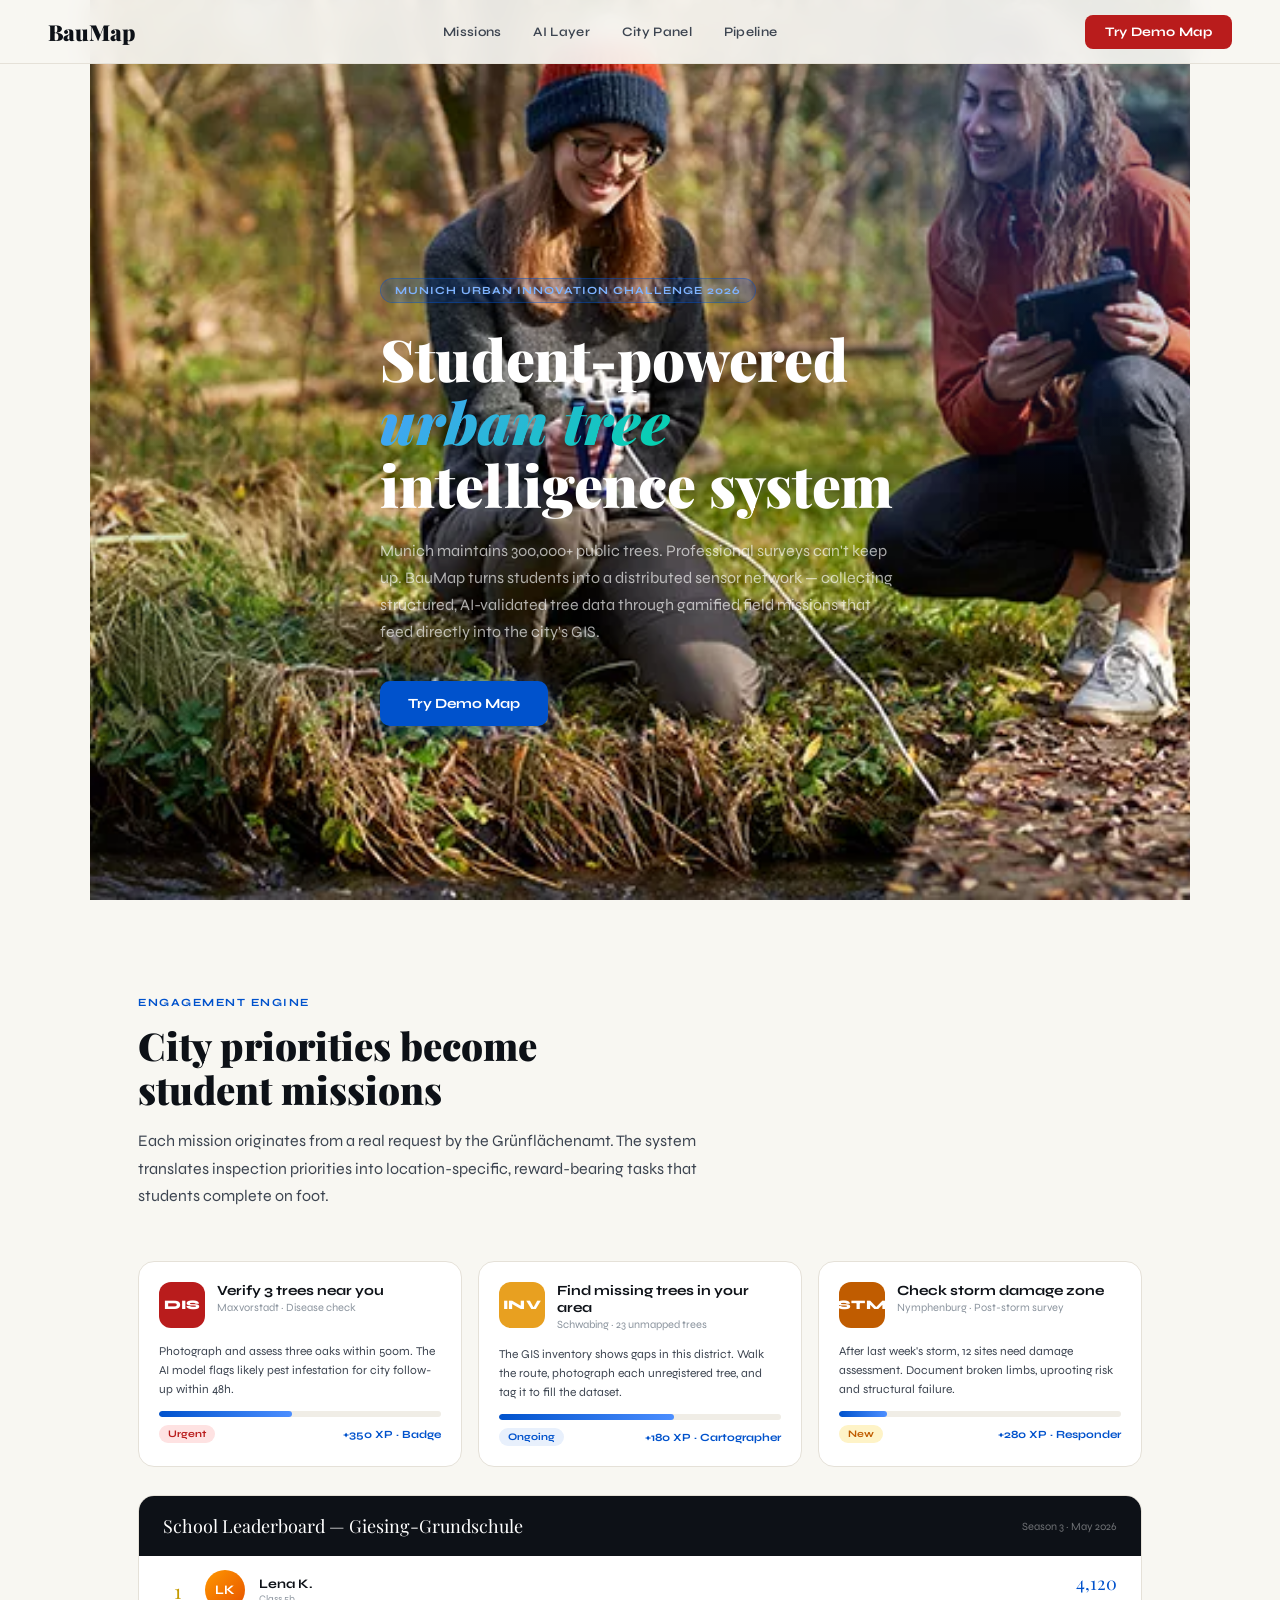
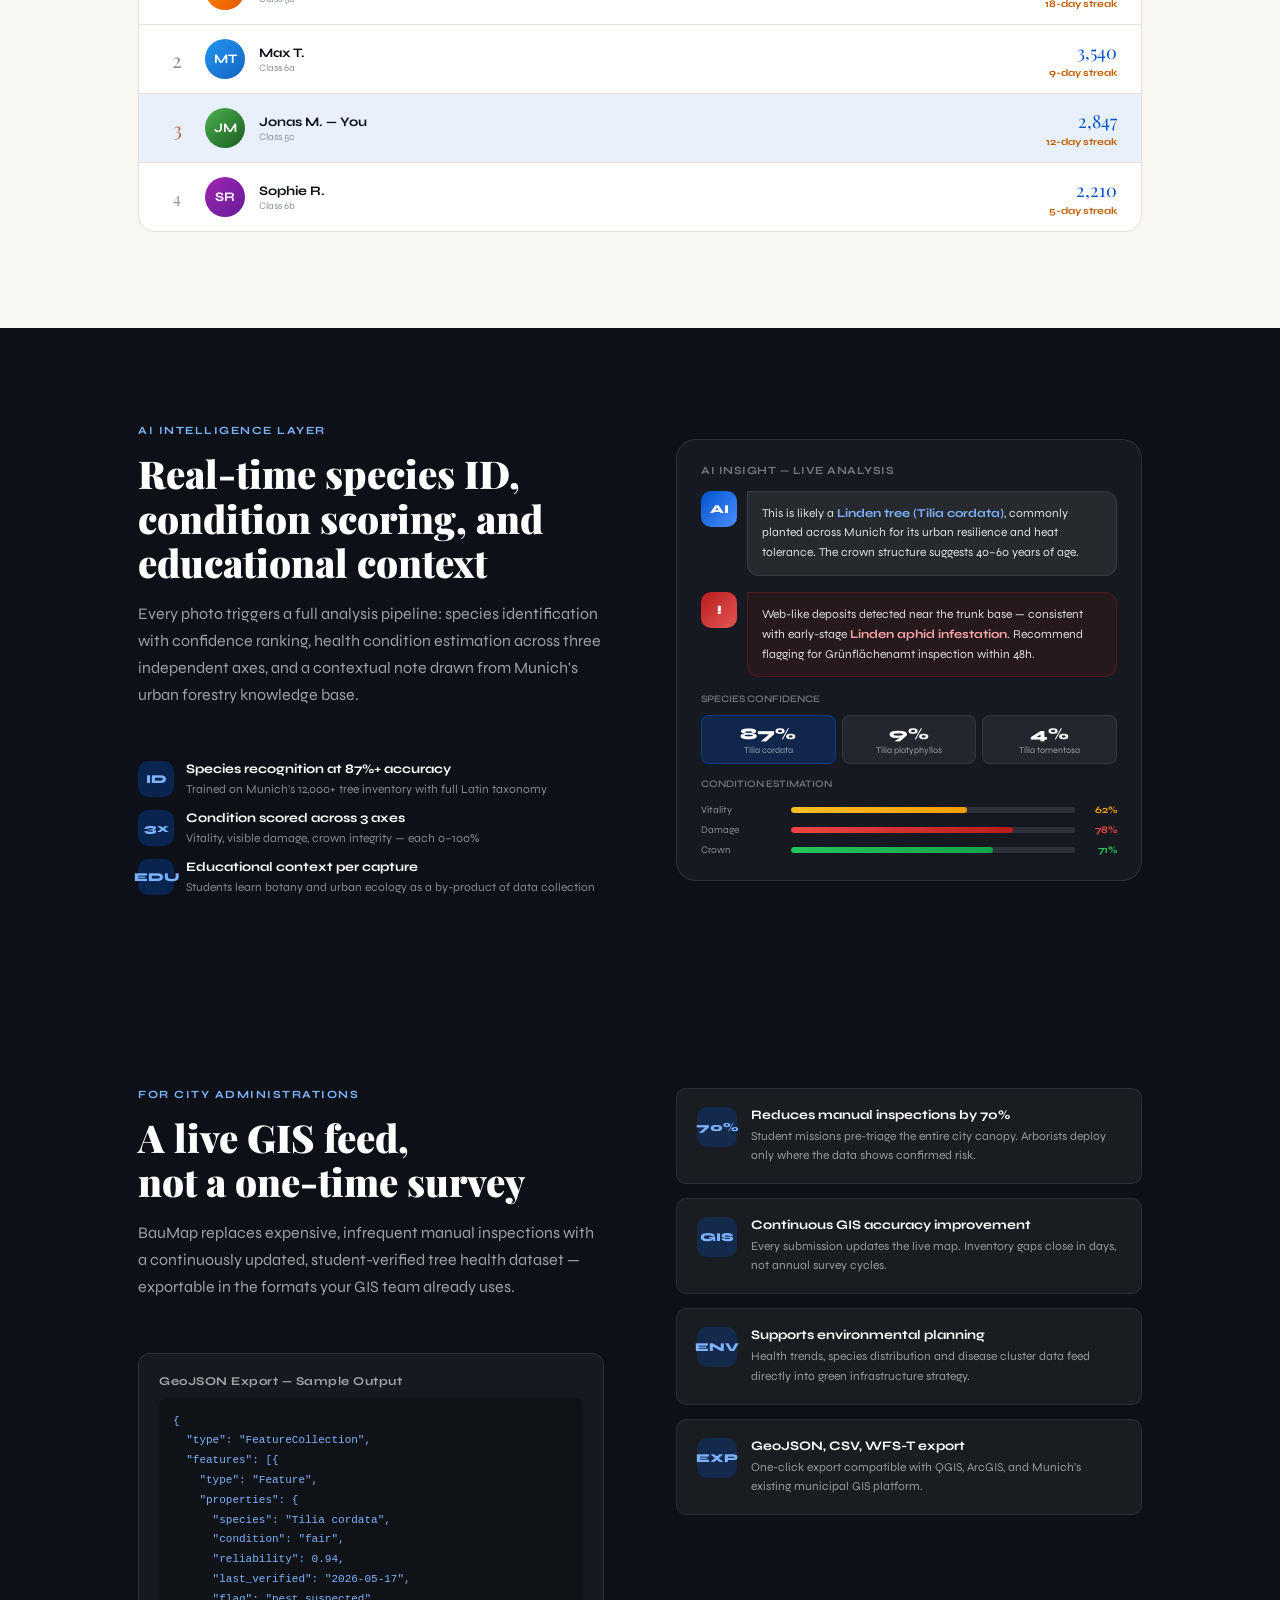
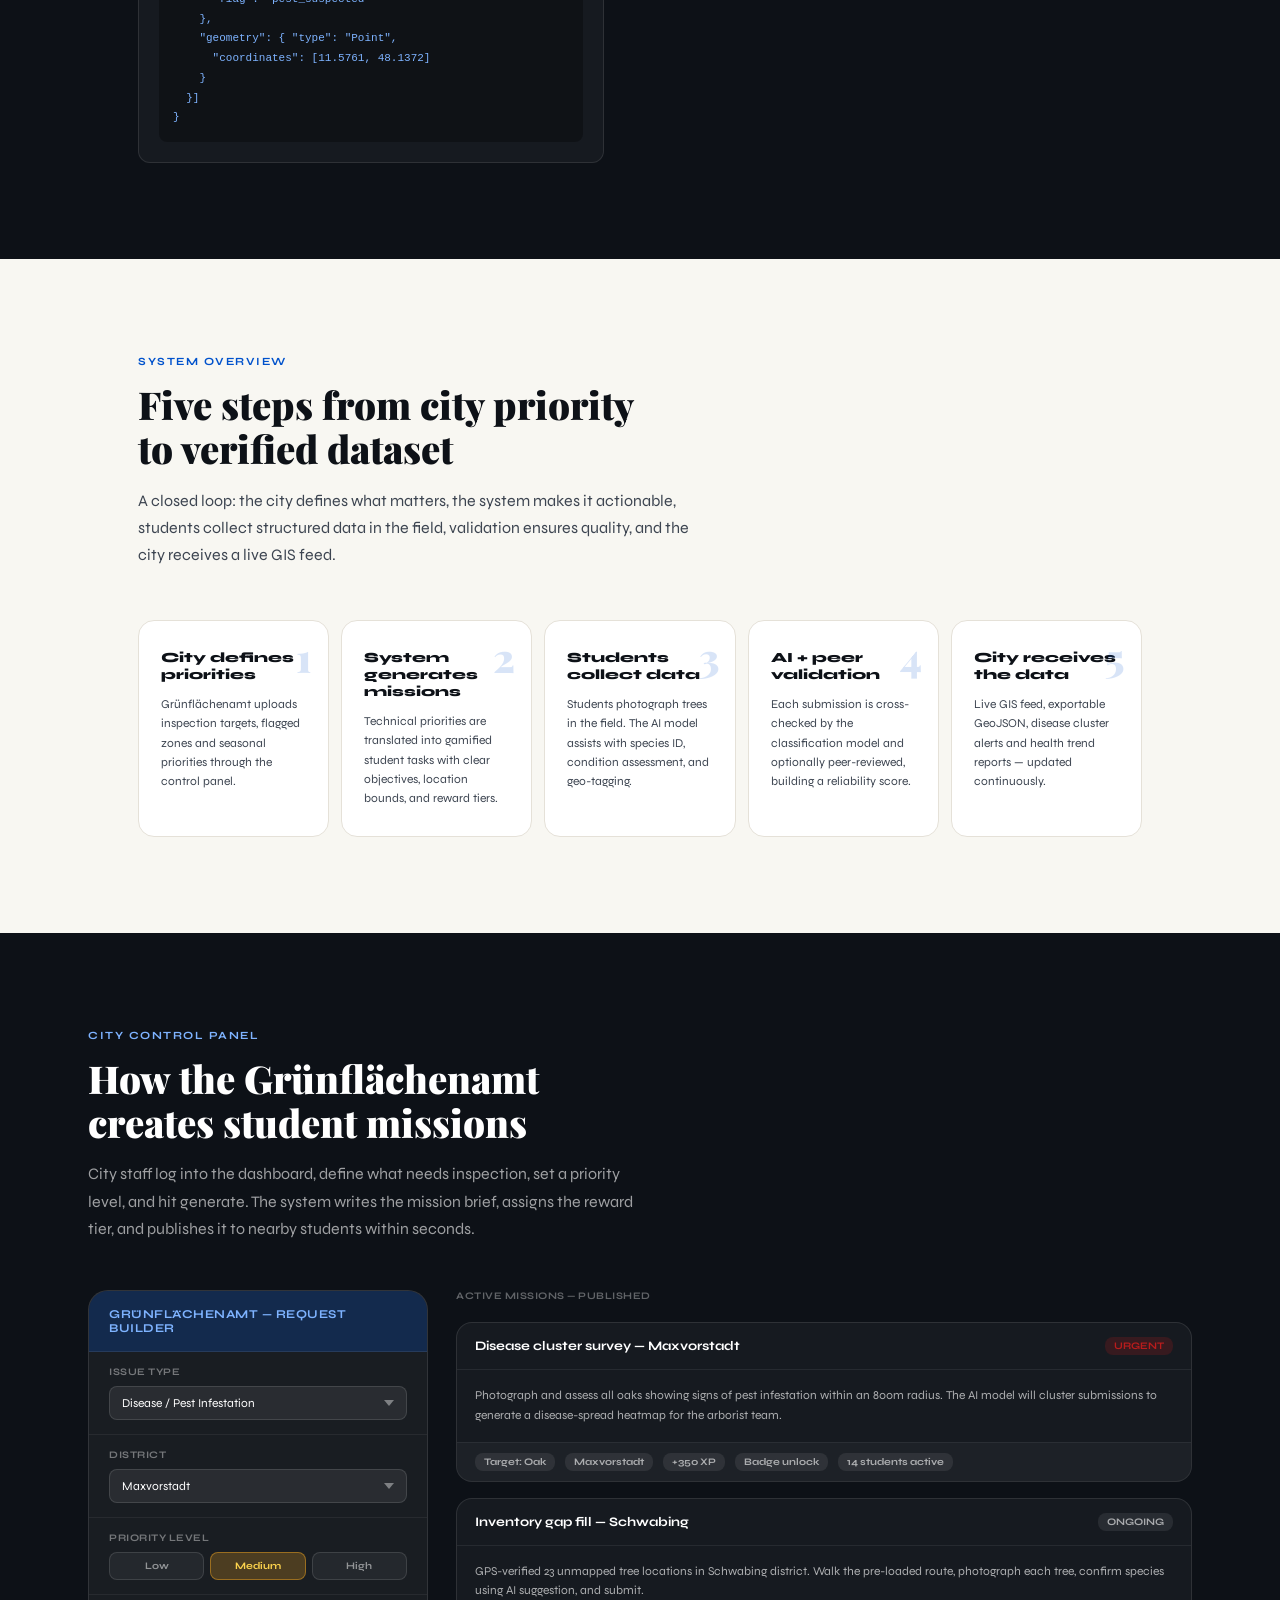
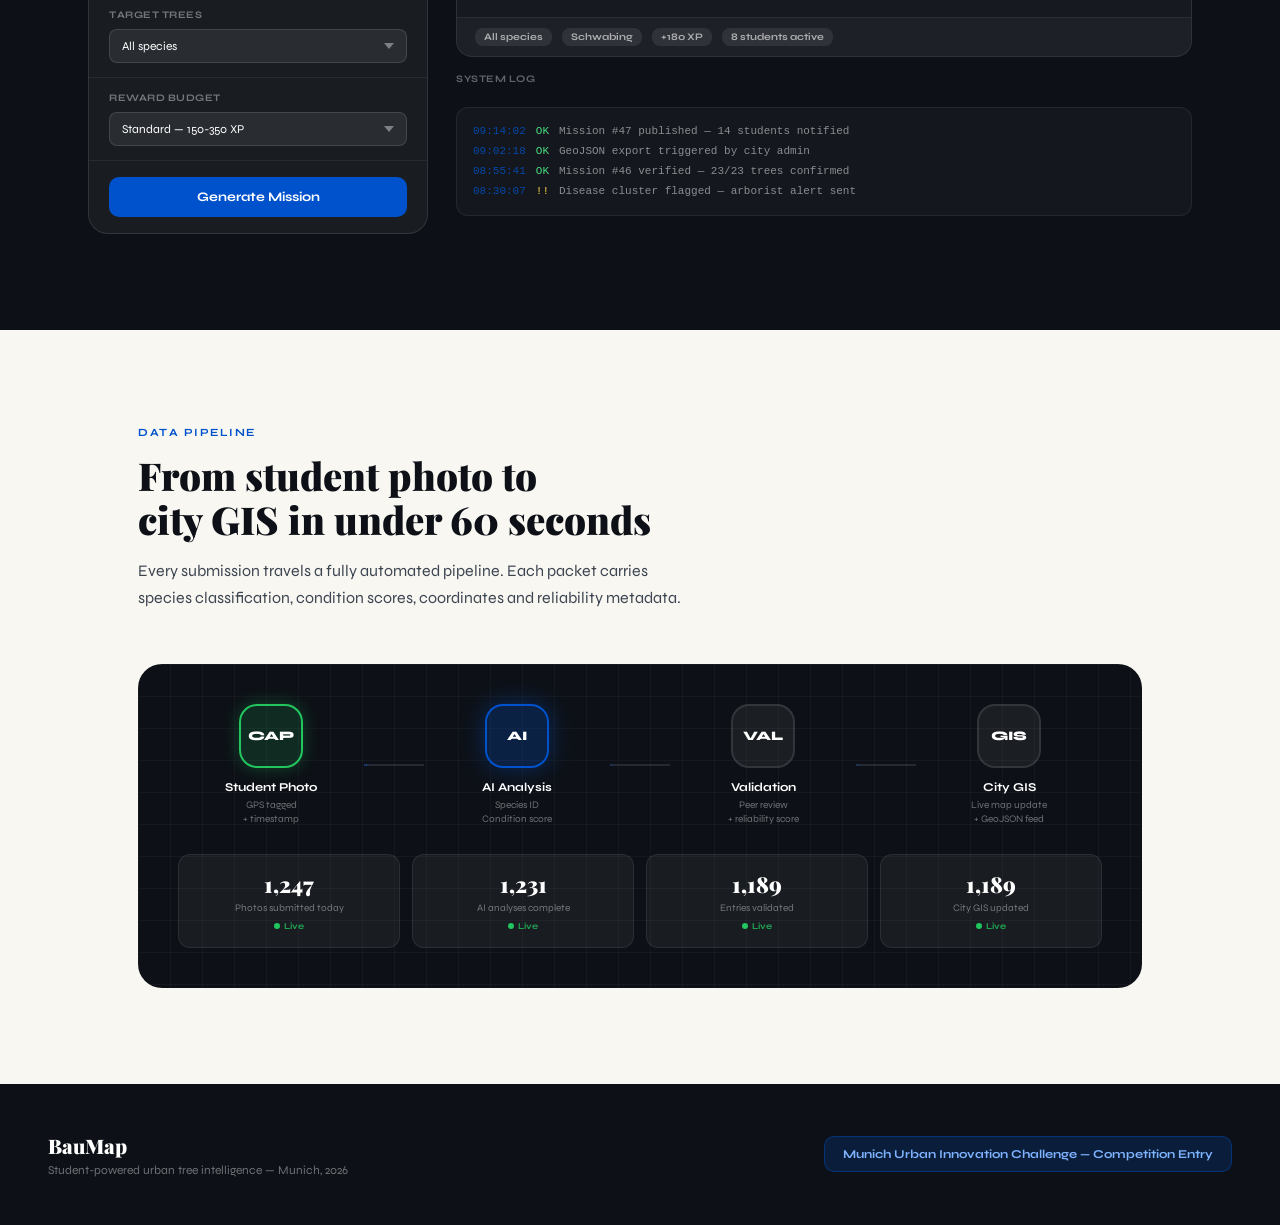
<file: index.html>
<!DOCTYPE html>
<html lang="en">
<head>
<meta charset="UTF-8"/>
<meta name="viewport" content="width=device-width,initial-scale=1.0"/>
<title>BauMap — Student-Powered Urban Tree Intelligence</title>
<link rel="preconnect" href="https://fonts.googleapis.com"/>
<link href="https://fonts.googleapis.com/css2?family=Playfair+Display:ital,wght@0,700;0,900;1,700&family=Syne:wght@400;500;600;700;800&display=swap" rel="stylesheet"/>
<style>
*,*::before,*::after{box-sizing:border-box;margin:0;padding:0}
html{scroll-behavior:smooth}

:root{
  --ink:#0D1117;
  --ink2:#3D4551;
  --ink3:#8B949E;
  --surface:#F8F7F2;
  --card:#FFFFFF;
  --blue:#0052CC;
  --blue-dk:#003D99;
  --blue-lt:#E8F0FC;
  --gold:#E8A020;
  --gold-lt:#FDF3DC;
  --green:#1A7A3C;
  --green-lt:#E6F4EC;
  --red:#B91C1C;
  --red-lt:#FEE2E2;
  --amber:#C05C00;
  --amber-lt:#FEF3C7;
  --border:#E5E1D8;
  --r:16px;
  --r-sm:10px;
  --font-display:'Playfair Display',serif;
  --font-ui:'Syne',sans-serif;
}

body{
  font-family:var(--font-ui);
  background:var(--surface);
  color:var(--ink);
  overflow-x:hidden;
}

/* ── NAV ── */
nav{
  position:fixed;top:0;left:0;right:0;z-index:100;
  display:flex;align-items:center;justify-content:space-between;
  padding:0 48px;height:64px;
  background:rgba(248,247,242,.92);
  backdrop-filter:blur(12px);
  border-bottom:1px solid var(--border);
}
.nav-logo{
  font-family:var(--font-display);font-size:22px;font-weight:900;
  color:var(--ink);display:flex;align-items:center;gap:8px;
}
.nav-logo span{color:var(--blue)}
.nav-links{display:flex;gap:32px;align-items:center}
.nav-links a{
  font-size:13px;font-weight:600;color:var(--ink2);
  text-decoration:none;letter-spacing:.3px;
  transition:color .15s;
}
.nav-links a:hover{color:var(--blue)}
.nav-cta{
  padding:9px 20px;background:var(--red);color:#fff;
  border:none;border-radius:8px;font-size:13px;font-weight:700;
  cursor:pointer;font-family:var(--font-ui);letter-spacing:.3px;
  transition:background .15s;text-decoration:none;display:inline-block;
}
.nav-cta:hover{background:#991B1B}

/* ── HERO ── */
#hero{
  min-height:100vh;
  padding:64px 0 0;
  display:flex;flex-direction:column;
  background:var(--ink);
  position:relative;overflow:hidden;
}
.hero-grid-bg {
  position: absolute;
  inset: 0;
  background-image: url('images/the%20students%20image.webp');
  background-size: cover;
  background-repeat: no-repeat;
  background-position: center;
}
.hero-glow{
  position:absolute;
  width:700px;height:700px;
  border-radius:50%;
  background:radial-gradient(circle,rgba(0,82,204,.35) 0%,transparent 70%);
  top:-200px;right:-200px;
  pointer-events:none;
}
.hero-glow2{
  position:absolute;
  width:400px;height:400px;
  border-radius:50%;
  background:radial-gradient(circle,rgba(26,122,60,.25) 0%,transparent 70%);
  bottom:100px;left:-100px;
  pointer-events:none;
}
.hero-content{
  position:relative;z-index:2;
  max-width:1100px;margin:0 auto;
  padding:120px 48px 80px;
  display:flex;flex-direction:column;
  align-items:flex-start;
  justify-content:center;
  min-height:calc(100vh - 64px);
}
.hero-eyebrow{
  display:inline-flex;align-items:center;gap:8px;
  background:rgba(0,82,204,.2);border:1px solid rgba(0,82,204,.4);
  padding:5px 14px;border-radius:20px;
  font-size:11px;font-weight:700;color:#7EB3FF;
  letter-spacing:1px;text-transform:uppercase;
  margin-bottom:24px;
}
.hero-headline{
  font-family:var(--font-display);
  font-size:clamp(38px,4.5vw,58px);
  font-weight:900;line-height:1.1;
  color:#fff;margin-bottom:20px;
  max-width:680px;
}
.hero-headline em{
  font-style:italic;
  background:linear-gradient(135deg,#4C9EFF,#00D4AA);
  -webkit-background-clip:text;-webkit-text-fill-color:transparent;
}
.hero-sub{
  font-size:16px;color:rgba(255,255,255,.65);
  line-height:1.7;margin-bottom:36px;
  font-weight:400;max-width:520px;
}
.hero-btns{display:flex;gap:12px;flex-wrap:wrap}
.btn-primary{
  padding:14px 28px;background:var(--blue);color:#fff;
  border:none;border-radius:10px;font-size:14px;font-weight:700;
  cursor:pointer;font-family:var(--font-ui);
  transition:all .2s;text-decoration:none;display:inline-flex;align-items:center;gap:8px;
  box-shadow:0 4px 24px rgba(0,82,204,.4);
}
.btn-primary:hover{background:var(--blue-dk);transform:translateY(-2px);box-shadow:0 8px 32px rgba(0,82,204,.5)}

/* ── SECTION COMMON ── */
section{padding:96px 48px;max-width:1100px;margin:0 auto}
.section-eyebrow{
  font-size:11px;font-weight:700;letter-spacing:1.5px;text-transform:uppercase;
  color:var(--blue);margin-bottom:14px;
}
.section-headline{
  font-family:var(--font-display);
  font-size:clamp(28px,3vw,42px);font-weight:900;
  line-height:1.15;color:var(--ink);margin-bottom:16px;
}
.section-sub{
  font-size:16px;color:var(--ink2);line-height:1.7;
  max-width:560px;margin-bottom:52px;
}

/* ── MISSIONS ── */
.missions-grid{
  display:grid;grid-template-columns:repeat(3,1fr);gap:16px;
}
.mission-card{
  background:var(--card);border-radius:var(--r);
  border:1px solid var(--border);overflow:hidden;
  transition:transform .2s,box-shadow .2s;cursor:pointer;
}
.mission-card:hover{transform:translateY(-4px);box-shadow:0 12px 40px rgba(0,0,0,.1)}
.mc-header{padding:20px 20px 14px;display:flex;gap:12px;align-items:flex-start}
.mc-icon{
  width:46px;height:46px;border-radius:12px;
  display:flex;align-items:center;justify-content:center;font-size:13px;font-weight:800;flex-shrink:0;
  color:#fff;letter-spacing:.3px;
}
.mc-body{padding:0 20px 20px}
.mc-title{font-size:14px;font-weight:700;color:var(--ink)}
.mc-sub{font-size:11px;color:var(--ink3);margin-top:2px}
.mc-desc{font-size:12px;color:var(--ink2);line-height:1.6;margin-bottom:12px}
.mc-progress-track{height:6px;background:#F0EDE6;border-radius:3px;overflow:hidden;margin-bottom:8px}
.mc-progress-fill{height:100%;border-radius:3px;background:linear-gradient(90deg,var(--blue),#4C8EFF)}
.mc-meta{display:flex;justify-content:space-between;align-items:center}
.diff-pill{
  display:inline-flex;align-items:center;gap:3px;
  padding:3px 9px;border-radius:10px;font-size:10px;font-weight:700;
}
.reward-tag{font-size:11px;font-weight:700;color:var(--blue)}

/* ── LEADERBOARD ── */
.leaderboard-wrap{
  background:var(--card);border:1px solid var(--border);
  border-radius:var(--r);overflow:hidden;
}
.lb-head{
  padding:18px 24px;background:var(--ink);
  display:flex;justify-content:space-between;align-items:center;
}
.lb-head-title{font-family:var(--font-display);font-size:18px;color:#fff}
.lb-row{
  display:flex;align-items:center;gap:14px;
  padding:14px 24px;border-bottom:1px solid var(--border);
  transition:background .15s;cursor:pointer;
}
.lb-row:hover{background:var(--blue-lt)}
.lb-row:last-child{border-bottom:none}
.lb-row.me-row{background:var(--blue-lt)}
.lb-rank{width:28px;font-family:var(--font-display);font-size:20px;color:var(--ink3);text-align:center}
.lb-rank.gold{color:#C49A00}
.lb-rank.silver{color:#888}
.lb-rank.bronze{color:#B07040}
.lb-avatar{
  width:40px;height:40px;border-radius:50%;
  display:flex;align-items:center;justify-content:center;font-size:13px;font-weight:700;color:#fff;flex-shrink:0;
}
.lb-info{flex:1}
.lb-name{font-size:13px;font-weight:700;color:var(--ink)}
.lb-school{font-size:10px;color:var(--ink3);margin-top:1px}
.lb-right{display:flex;flex-direction:column;align-items:flex-end;gap:3px}
.lb-pts{font-family:var(--font-display);font-size:18px;color:var(--blue)}
.lb-streak{font-size:10px;color:var(--amber);font-weight:700}

/* ── AI PANEL ── */
#ai-panel{background:var(--ink);padding:96px 0;overflow:hidden}
.ai-inner{max-width:1100px;margin:0 auto;padding:0 48px;
  display:grid;grid-template-columns:1fr 1fr;gap:72px;align-items:center}
.ai-visual{
  background:rgba(255,255,255,.04);
  border:1px solid rgba(255,255,255,.1);
  border-radius:20px;padding:24px;position:relative;
}
.ai-chat-msg{display:flex;gap:10px;margin-bottom:16px}
.ai-avatar{
  width:36px;height:36px;border-radius:10px;flex-shrink:0;
  display:flex;align-items:center;justify-content:center;font-size:12px;font-weight:800;color:#fff;
}
.ai-avatar.model{background:linear-gradient(135deg,var(--blue),#4C8EFF)}
.ai-avatar.alert{background:linear-gradient(135deg,var(--red),#E55555)}
.ai-bubble{
  background:rgba(255,255,255,.07);border-radius:0 12px 12px 12px;
  padding:12px 14px;font-size:12px;color:rgba(255,255,255,.85);
  line-height:1.65;border:1px solid rgba(255,255,255,.08);
}
.ai-bubble strong{color:#7EB3FF}
.ai-bubble.alert-bubble{border-color:rgba(185,28,28,.3);background:rgba(185,28,28,.1)}
.ai-bubble.alert-bubble strong{color:#FCA5A5}
.ai-confidence{display:flex;gap:6px;margin-top:10px}
.ai-conf-opt{
  flex:1;background:rgba(255,255,255,.06);border-radius:8px;
  padding:8px;text-align:center;border:1px solid rgba(255,255,255,.08);
  transition:all .2s;cursor:pointer;
}
.ai-conf-opt:hover,.ai-conf-opt.on{
  background:rgba(0,82,204,.25);border-color:rgba(0,82,204,.5);
}
.ai-conf-opt .cpct{font-size:16px;font-weight:800;color:#fff}
.ai-conf-opt .cname{font-size:9px;color:rgba(255,255,255,.55);margin-top:2px}
.ai-cond-row{margin-top:14px;display:flex;flex-direction:column;gap:8px}
.ai-cond-item{display:flex;align-items:center;gap:10px}
.ai-cond-lbl{font-size:10px;color:rgba(255,255,255,.5);width:80px;flex-shrink:0}
.ai-cond-bar{flex:1;height:6px;background:rgba(255,255,255,.1);border-radius:3px;overflow:hidden}
.ai-cond-fill{height:100%;border-radius:3px}
.ai-cond-pct{font-size:10px;font-weight:700;width:32px;text-align:right;flex-shrink:0}
.ai-feature-list{display:flex;flex-direction:column;gap:12px}
.ai-feature{display:flex;gap:12px;align-items:flex-start}
.ai-feature-icon{
  width:36px;height:36px;border-radius:10px;background:rgba(0,82,204,.3);
  display:flex;align-items:center;justify-content:center;
  font-size:12px;font-weight:800;color:#7EB3FF;flex-shrink:0;
}
.ai-feature-title{font-size:13px;font-weight:700;color:#fff;margin-bottom:3px}
.ai-feature-desc{font-size:12px;color:rgba(255,255,255,.5);line-height:1.5}

/* ── CITY VALUE ── */
#city{background:var(--ink);padding:96px 0}
.city-inner{max-width:1100px;margin:0 auto;padding:0 48px;
  display:grid;grid-template-columns:1fr 1fr;gap:72px;align-items:start}
.city-cards{display:flex;flex-direction:column;gap:14px}
.city-card{
  background:rgba(255,255,255,.05);
  border:1px solid rgba(255,255,255,.08);
  border-radius:var(--r-sm);padding:18px 20px;
  display:flex;gap:14px;align-items:flex-start;
  transition:background .2s;cursor:default;
}
.city-card:hover{background:rgba(255,255,255,.08)}
.city-card-icon{
  width:40px;height:40px;border-radius:10px;
  background:rgba(0,82,204,.25);
  display:flex;align-items:center;justify-content:center;
  font-size:12px;font-weight:800;color:#7EB3FF;flex-shrink:0;
}
.city-card-title{font-size:13px;font-weight:700;color:#fff;margin-bottom:4px}
.city-card-desc{font-size:12px;color:rgba(255,255,255,.55);line-height:1.6}
.city-export{
  background:rgba(255,255,255,.04);
  border:1px solid rgba(255,255,255,.1);
  border-radius:12px;padding:20px;margin-top:14px;
}
.export-title{font-size:12px;font-weight:700;color:rgba(255,255,255,.6);margin-bottom:10px;letter-spacing:.5px}
.export-code{
  font-family:monospace;font-size:11px;color:#7EB3FF;
  background:rgba(0,0,0,.3);padding:14px;border-radius:8px;
  line-height:1.8;overflow-x:auto;
}

/* ── HOW IT WORKS ── */
.flow-track{
  display:flex;align-items:stretch;gap:0;
  position:relative;margin-top:8px;
}
.flow-step{
  flex:1;background:var(--card);border:1px solid var(--border);
  border-radius:var(--r);padding:28px 22px;
  display:flex;flex-direction:column;gap:12px;
  position:relative;
  transition:transform .2s,box-shadow .2s;
}
.flow-step:hover{transform:translateY(-4px);box-shadow:0 12px 40px rgba(0,0,0,.1)}
.flow-step+.flow-step{margin-left:12px}
.flow-num{
  font-family:var(--font-display);font-size:40px;font-weight:900;
  color:var(--blue);opacity:.15;line-height:1;
  position:absolute;top:16px;right:16px;
}
.flow-title{font-size:14px;font-weight:800;color:var(--ink)}
.flow-desc{font-size:12px;color:var(--ink2);line-height:1.6}

/* ── CITY CONTROL PANEL ── */
#city-panel{background:var(--ink);padding:96px 0;overflow:hidden}
.city-panel-inner{max-width:1200px;margin:0 auto;padding:0 48px}
.city-panel-grid{display:grid;grid-template-columns:340px 1fr;gap:28px;margin-top:48px;align-items:start}

.cp-sidebar{
  background:rgba(255,255,255,.05);
  border:1px solid rgba(255,255,255,.1);
  border-radius:20px;overflow:hidden;
}
.cp-sidebar-head{
  padding:16px 20px;
  background:rgba(0,82,204,.25);
  border-bottom:1px solid rgba(255,255,255,.08);
  font-size:12px;font-weight:700;color:#7EB3FF;
  letter-spacing:.5px;text-transform:uppercase;
  display:flex;align-items:center;gap:8px;
}
.cp-form-row{padding:14px 20px;border-bottom:1px solid rgba(255,255,255,.06)}
.cp-label{font-size:10px;font-weight:700;color:rgba(255,255,255,.4);letter-spacing:.5px;text-transform:uppercase;margin-bottom:8px}
.cp-select{
  width:100%;background:rgba(255,255,255,.07);
  border:1px solid rgba(255,255,255,.12);border-radius:8px;
  padding:9px 12px;color:#fff;font-size:12px;font-family:var(--font-ui);
  cursor:pointer;outline:none;appearance:none;
  background-image:url("data:image/svg+xml,%3Csvg xmlns='http://www.w3.org/2000/svg' width='10' height='6'%3E%3Cpath d='M0 0l5 6 5-6z' fill='rgba(255,255,255,.4)'/%3E%3C/svg%3E");
  background-repeat:no-repeat;background-position:right 12px center;
}
.cp-select option{background:#1A2030}
.cp-priority-row{display:flex;gap:6px;margin-top:6px}
.cp-prio-btn{
  flex:1;padding:7px 4px;border:1px solid rgba(255,255,255,.12);
  background:rgba(255,255,255,.05);border-radius:8px;
  font-size:10px;font-weight:700;color:rgba(255,255,255,.5);
  cursor:pointer;text-align:center;transition:all .15s;font-family:var(--font-ui);
}
.cp-prio-btn.sel-low{background:rgba(26,122,60,.25);border-color:rgba(26,122,60,.5);color:#4ADE80}
.cp-prio-btn.sel-med{background:rgba(232,160,32,.25);border-color:rgba(232,160,32,.5);color:#FCD34D}
.cp-prio-btn.sel-high{background:rgba(185,28,28,.25);border-color:rgba(185,28,28,.5);color:#FCA5A5}
.cp-generate-btn{
  width:calc(100% - 40px);margin:16px 20px;
  padding:12px;background:var(--blue);border:none;border-radius:10px;
  color:#fff;font-size:13px;font-weight:700;cursor:pointer;font-family:var(--font-ui);
  transition:all .2s;
}
.cp-generate-btn:hover{background:var(--blue-dk);transform:translateY(-1px)}
.cp-generate-btn.generating{background:#1A3A6A;cursor:wait}

.cp-main{display:flex;flex-direction:column;gap:16px}
.cp-mission-output{
  background:rgba(255,255,255,.04);
  border:1px solid rgba(255,255,255,.1);
  border-radius:16px;overflow:hidden;
  transition:all .3s;
}
.cp-mission-head{
  padding:14px 18px;
  border-bottom:1px solid rgba(255,255,255,.07);
  display:flex;align-items:center;justify-content:space-between;
}
.cp-mission-title{font-size:13px;font-weight:700;color:#fff;display:flex;gap:8px;align-items:center}
.cp-mission-body{padding:16px 18px;font-size:12px;color:rgba(255,255,255,.65);line-height:1.65}
.cp-mission-footer{
  padding:10px 18px;background:rgba(255,255,255,.03);
  border-top:1px solid rgba(255,255,255,.06);
  display:flex;gap:10px;flex-wrap:wrap;
}
.cp-tag{
  padding:3px 9px;border-radius:8px;font-size:10px;font-weight:700;
  background:rgba(255,255,255,.08);color:rgba(255,255,255,.6);
}
.cp-new-badge{
  background:rgba(0,82,204,.3);border:1px solid rgba(0,82,204,.5);
  color:#7EB3FF;padding:3px 9px;border-radius:8px;font-size:10px;font-weight:700;
  animation:badge-pop .4s cubic-bezier(.34,1.56,.64,1);
}
@keyframes badge-pop{from{transform:scale(0.5);opacity:0}to{transform:scale(1);opacity:1}}
.cp-request-log{
  background:rgba(255,255,255,.03);border:1px solid rgba(255,255,255,.07);
  border-radius:12px;padding:14px 16px;
  font-family:monospace;font-size:11px;color:rgba(255,255,255,.5);
  line-height:1.8;max-height:120px;overflow-y:auto;
}
.cp-request-log .log-line{display:flex;gap:10px}
.cp-request-log .log-time{color:rgba(0,82,204,.8);flex-shrink:0}
.cp-request-log .log-ok{color:#4ADE80}
.cp-request-log .log-warn{color:#FCD34D}

/* ── DATA PIPELINE ── */
#pipeline{background:var(--surface);padding:96px 0;overflow:hidden}
.pipeline-inner{max-width:1100px;margin:0 auto;padding:0 48px}
.pipeline-visual{
  margin-top:48px;
  background:var(--ink);border-radius:24px;
  padding:40px;overflow:hidden;position:relative;
}
.pipeline-visual::before{
  content:'';position:absolute;inset:0;
  background-image:
    linear-gradient(rgba(255,255,255,.03) 1px,transparent 1px),
    linear-gradient(90deg,rgba(255,255,255,.03) 1px,transparent 1px);
  background-size:32px 32px;
}
.pipeline-track{
  display:flex;align-items:center;gap:0;
  position:relative;z-index:1;
}
.pipeline-node{flex:1;text-align:center;position:relative}
.pipeline-node-icon{
  width:64px;height:64px;border-radius:18px;
  display:flex;align-items:center;justify-content:center;
  font-size:13px;font-weight:800;color:#fff;margin:0 auto 12px;
  border:2px solid rgba(255,255,255,.1);
  background:rgba(255,255,255,.06);
  position:relative;z-index:2;
  transition:all .4s;
}
.pipeline-node-icon.active{
  border-color:var(--blue);
  background:rgba(0,82,204,.25);
  box-shadow:0 0 24px rgba(0,82,204,.4);
}
.pipeline-node-icon.done{
  border-color:#22C55E;
  background:rgba(34,197,94,.15);
  box-shadow:0 0 16px rgba(34,197,94,.3);
}
.pipeline-node-label{font-size:12px;font-weight:700;color:#fff;margin-bottom:4px}
.pipeline-node-sub{font-size:10px;color:rgba(255,255,255,.4);line-height:1.4}
.pipeline-connector{
  flex:0 0 60px;display:flex;align-items:center;justify-content:center;
  position:relative;
}
.pipeline-wire{
  width:100%;height:2px;background:rgba(255,255,255,.1);
  position:relative;overflow:hidden;
}
.pipeline-packet{
  position:absolute;top:-3px;left:-12px;
  width:12px;height:8px;border-radius:4px;
  background:var(--blue);
  box-shadow:0 0 8px var(--blue);
  animation:packet-flow 2s linear infinite;
  opacity:0;
}
.pipeline-packet.flowing{opacity:1}
@keyframes packet-flow{
  0%{left:-12px;opacity:0}
  10%{opacity:1}
  90%{opacity:1}
  100%{left:calc(100% + 4px);opacity:0}
}
.packet-delay-1{animation-delay:.5s}
.packet-delay-2{animation-delay:1s}
.packet-delay-3{animation-delay:1.5s}

.pipeline-detail{
  display:grid;grid-template-columns:repeat(4,1fr);gap:12px;
  margin-top:28px;position:relative;z-index:1;
}
.pd-card{
  background:rgba(255,255,255,.05);border:1px solid rgba(255,255,255,.08);
  border-radius:12px;padding:14px;text-align:center;
  transition:all .3s;
}
.pd-card.lit{
  background:rgba(0,82,204,.15);border-color:rgba(0,82,204,.4);
  box-shadow:0 0 20px rgba(0,82,204,.2);
}
.pd-val{font-family:var(--font-display);font-size:22px;color:#fff;font-weight:900}
.pd-label{font-size:10px;color:rgba(255,255,255,.4);margin-top:3px}
.pd-live{
  display:inline-flex;align-items:center;gap:4px;margin-top:6px;
  font-size:9px;color:rgba(34,197,94,.8);font-weight:700;
}
.live-dot{
  width:6px;height:6px;border-radius:50%;background:#22C55E;
  animation:live-blink 1s ease-in-out infinite;
}
@keyframes live-blink{0%,100%{opacity:1}50%{opacity:.3}}

/* ── FOOTER ── */
footer{
  background:var(--ink);padding:48px;
  display:flex;align-items:center;justify-content:space-between;
}
.footer-logo{font-family:var(--font-display);font-size:20px;font-weight:900;color:#fff}
.footer-logo span{color:var(--blue)}
.footer-tagline{font-size:12px;color:rgba(255,255,255,.4);margin-top:4px}
.footer-badge{
  display:inline-flex;align-items:center;gap:8px;
  background:rgba(0,82,204,.2);border:1px solid rgba(0,82,204,.4);
  padding:10px 18px;border-radius:10px;
  font-size:12px;font-weight:700;color:#7EB3FF;
}

/* ── ANIMATIONS ── */
@keyframes fade-up{
  from{opacity:0;transform:translateY(32px)}
  to{opacity:1;transform:translateY(0)}
}
.fade-up{animation:fade-up .7s ease both}
.fade-up-1{animation-delay:.1s}
.fade-up-2{animation-delay:.2s}

/* ── RESPONSIVE ── */
@media(max-width:900px){
  nav{padding:0 20px}
  .nav-links{display:none}
  .hero-content{padding:80px 20px 60px}
  .missions-grid{grid-template-columns:1fr}
  .ai-inner{grid-template-columns:1fr}
  .city-inner{grid-template-columns:1fr}
  .city-panel-grid{grid-template-columns:1fr}
  .pipeline-track{flex-wrap:wrap;gap:12px}
  .pipeline-connector{flex:0 0 30px;transform:rotate(90deg)}
  .pipeline-detail{grid-template-columns:1fr 1fr}
  .flow-track{flex-direction:column}
  .flow-step+.flow-step{margin-left:0;margin-top:12px}
  section{padding:64px 20px}
}
</style>
</head>
<body>

<!-- NAV -->
<nav>
  <div class="nav-logo">BauMap</div>
  <div class="nav-links">
    <a href="#missions">Missions</a>
    <a href="#ai-panel">AI Layer</a>
    <a href="#city-panel">City Panel</a>
    <a href="#pipeline">Pipeline</a>
  </div>
  <a href="demo/demo.html" class="nav-cta">Try Demo Map</a>
</nav>

<!-- HERO -->
<section id="hero">
  <div class="hero-grid-bg"></div>
  <div class="hero-glow"></div>
  <div class="hero-glow2"></div>
  <div class="hero-content fade-up fade-up-1">
    <div class="hero-eyebrow">Munich Urban Innovation Challenge 2026</div>
    <h1 class="hero-headline">
      Student-powered<br/><em>urban tree</em><br/>intelligence system
    </h1>
    <p class="hero-sub">
      Munich maintains 300,000+ public trees. Professional surveys can't keep up. BauMap turns students into a distributed sensor network — collecting structured, AI-validated tree data through gamified field missions that feed directly into the city's GIS.
    </p>
    <div class="hero-btns">
      <a href="demo/demo.html" class="btn-primary">Try Demo Map</a>
    </div>
  </div>
</section>

<!-- MISSIONS -->
<div style="background:var(--surface)">
<section id="missions" style="padding:96px 48px;max-width:1100px;margin:0 auto">
  <div class="section-eyebrow">ENGAGEMENT ENGINE</div>
  <h2 class="section-headline">City priorities become<br/>student missions</h2>
  <p class="section-sub">Each mission originates from a real request by the Gr&uuml;nfl&auml;chenamt. The system translates inspection priorities into location-specific, reward-bearing tasks that students complete on foot.</p>

  <div class="missions-grid">
    <div class="mission-card">
      <div class="mc-header">
        <div class="mc-icon" style="background:var(--red)">DIS</div>
        <div>
          <div class="mc-title">Verify 3 trees near you</div>
          <div class="mc-sub">Maxvorstadt &middot; Disease check</div>
        </div>
      </div>
      <div class="mc-body">
        <div class="mc-desc">Photograph and assess three oaks within 500m. The AI model flags likely pest infestation for city follow-up within 48h.</div>
        <div class="mc-progress-track"><div class="mc-progress-fill" style="width:47%"></div></div>
        <div class="mc-meta">
          <div class="diff-pill" style="background:var(--red-lt);color:var(--red)">Urgent</div>
          <div class="reward-tag">+350 XP &middot; Badge</div>
        </div>
      </div>
    </div>

    <div class="mission-card">
      <div class="mc-header">
        <div class="mc-icon" style="background:var(--gold)">INV</div>
        <div>
          <div class="mc-title">Find missing trees in your area</div>
          <div class="mc-sub">Schwabing &middot; 23 unmapped trees</div>
        </div>
      </div>
      <div class="mc-body">
        <div class="mc-desc">The GIS inventory shows gaps in this district. Walk the route, photograph each unregistered tree, and tag it to fill the dataset.</div>
        <div class="mc-progress-track"><div class="mc-progress-fill" style="width:62%"></div></div>
        <div class="mc-meta">
          <div class="diff-pill" style="background:var(--blue-lt);color:var(--blue)">Ongoing</div>
          <div class="reward-tag">+180 XP &middot; Cartographer</div>
        </div>
      </div>
    </div>

    <div class="mission-card">
      <div class="mc-header">
        <div class="mc-icon" style="background:var(--amber)">STM</div>
        <div>
          <div class="mc-title">Check storm damage zone</div>
          <div class="mc-sub">Nymphenburg &middot; Post-storm survey</div>
        </div>
      </div>
      <div class="mc-body">
        <div class="mc-desc">After last week's storm, 12 sites need damage assessment. Document broken limbs, uprooting risk and structural failure.</div>
        <div class="mc-progress-track"><div class="mc-progress-fill" style="width:17%"></div></div>
        <div class="mc-meta">
          <div class="diff-pill" style="background:var(--amber-lt);color:var(--amber)">New</div>
          <div class="reward-tag">+280 XP &middot; Responder</div>
        </div>
      </div>
    </div>
  </div>

  <!-- Leaderboard -->
  <div class="leaderboard-wrap" style="margin-top:28px">
    <div class="lb-head">
      <div class="lb-head-title">School Leaderboard &mdash; Giesing-Grundschule</div>
      <div style="font-size:11px;color:rgba(255,255,255,.4)">Season 3 &middot; May 2026</div>
    </div>
    <div class="lb-row">
      <div class="lb-rank gold">1</div>
      <div class="lb-avatar" style="background:linear-gradient(135deg,#FF9800,#E65100)">LK</div>
      <div class="lb-info"><div class="lb-name">Lena K.</div><div class="lb-school">Class 5b</div></div>
      <div class="lb-right"><div class="lb-pts">4,120</div><div class="lb-streak">18-day streak</div></div>
    </div>
    <div class="lb-row">
      <div class="lb-rank silver">2</div>
      <div class="lb-avatar" style="background:linear-gradient(135deg,#2196F3,#1565C0)">MT</div>
      <div class="lb-info"><div class="lb-name">Max T.</div><div class="lb-school">Class 6a</div></div>
      <div class="lb-right"><div class="lb-pts">3,540</div><div class="lb-streak">9-day streak</div></div>
    </div>
    <div class="lb-row me-row">
      <div class="lb-rank bronze">3</div>
      <div class="lb-avatar" style="background:linear-gradient(135deg,#4CAF50,#1B5E20)">JM</div>
      <div class="lb-info"><div class="lb-name">Jonas M. &mdash; You</div><div class="lb-school">Class 5c</div></div>
      <div class="lb-right"><div class="lb-pts">2,847</div><div class="lb-streak">12-day streak</div></div>
    </div>
    <div class="lb-row">
      <div class="lb-rank" style="font-size:16px">4</div>
      <div class="lb-avatar" style="background:linear-gradient(135deg,#9C27B0,#6A1B9A)">SR</div>
      <div class="lb-info"><div class="lb-name">Sophie R.</div><div class="lb-school">Class 6b</div></div>
      <div class="lb-right"><div class="lb-pts">2,210</div><div class="lb-streak">5-day streak</div></div>
    </div>
  </div>
</section>
</div>

<!-- AI PANEL -->
<div id="ai-panel">
<div class="ai-inner">
  <div>
    <div class="section-eyebrow" style="color:#7EB3FF">AI INTELLIGENCE LAYER</div>
    <h2 class="section-headline" style="color:#fff">Real-time species ID,<br/>condition scoring, and<br/>educational context</h2>
    <p class="section-sub" style="color:rgba(255,255,255,.6)">
      Every photo triggers a full analysis pipeline: species identification with confidence ranking, health condition estimation across three independent axes, and a contextual note drawn from Munich's urban forestry knowledge base.
    </p>
    <div class="ai-feature-list">
      <div class="ai-feature">
        <div class="ai-feature-icon">ID</div>
        <div>
          <div class="ai-feature-title">Species recognition at 87%+ accuracy</div>
          <div class="ai-feature-desc">Trained on Munich's 12,000+ tree inventory with full Latin taxonomy</div>
        </div>
      </div>
      <div class="ai-feature">
        <div class="ai-feature-icon">3x</div>
        <div>
          <div class="ai-feature-title">Condition scored across 3 axes</div>
          <div class="ai-feature-desc">Vitality, visible damage, crown integrity &mdash; each 0&ndash;100%</div>
        </div>
      </div>
      <div class="ai-feature">
        <div class="ai-feature-icon">EDU</div>
        <div>
          <div class="ai-feature-title">Educational context per capture</div>
          <div class="ai-feature-desc">Students learn botany and urban ecology as a by-product of data collection</div>
        </div>
      </div>
    </div>
  </div>

  <div class="ai-visual">
    <div style="font-size:11px;font-weight:700;color:rgba(255,255,255,.4);letter-spacing:.5px;text-transform:uppercase;margin-bottom:14px">AI INSIGHT &mdash; LIVE ANALYSIS</div>
    <div class="ai-chat-msg">
      <div class="ai-avatar model">AI</div>
      <div class="ai-bubble">
        This is likely a <strong>Linden tree (Tilia cordata)</strong>, commonly planted across Munich for its urban resilience and heat tolerance. The crown structure suggests 40&ndash;60 years of age.
      </div>
    </div>
    <div class="ai-chat-msg">
      <div class="ai-avatar alert">!</div>
      <div class="ai-bubble alert-bubble">
        Web-like deposits detected near the trunk base &mdash; consistent with early-stage <strong>Linden aphid infestation</strong>. Recommend flagging for Gr&uuml;nfl&auml;chenamt inspection within 48h.
      </div>
    </div>
    <div style="font-size:10px;color:rgba(255,255,255,.4);margin:10px 0 6px;font-weight:600">SPECIES CONFIDENCE</div>
    <div class="ai-confidence">
      <div class="ai-conf-opt on" onclick="toggleConf(this)">
        <div class="cpct">87%</div><div class="cname">Tilia cordata</div>
      </div>
      <div class="ai-conf-opt" onclick="toggleConf(this)">
        <div class="cpct">9%</div><div class="cname">Tilia platyphyllos</div>
      </div>
      <div class="ai-conf-opt" onclick="toggleConf(this)">
        <div class="cpct">4%</div><div class="cname">Tilia tomentosa</div>
      </div>
    </div>
    <div style="font-size:10px;color:rgba(255,255,255,.4);margin:14px 0 8px;font-weight:600">CONDITION ESTIMATION</div>
    <div class="ai-cond-row">
      <div class="ai-cond-item">
        <div class="ai-cond-lbl">Vitality</div>
        <div class="ai-cond-bar"><div class="ai-cond-fill" style="width:62%;background:linear-gradient(90deg,#FBBF24,#F59E0B)"></div></div>
        <div class="ai-cond-pct" style="color:#F59E0B">62%</div>
      </div>
      <div class="ai-cond-item">
        <div class="ai-cond-lbl">Damage</div>
        <div class="ai-cond-bar"><div class="ai-cond-fill" style="width:78%;background:linear-gradient(90deg,#EF4444,#B91C1C)"></div></div>
        <div class="ai-cond-pct" style="color:#EF4444">78%</div>
      </div>
      <div class="ai-cond-item">
        <div class="ai-cond-lbl">Crown</div>
        <div class="ai-cond-bar"><div class="ai-cond-fill" style="width:71%;background:linear-gradient(90deg,#22C55E,#16A34A)"></div></div>
        <div class="ai-cond-pct" style="color:#22C55E">71%</div>
      </div>
    </div>
  </div>
</div>
</div>

<!-- CITY VALUE -->
<div id="city">
<div class="city-inner">
  <div>
    <div class="section-eyebrow" style="color:#7EB3FF">FOR CITY ADMINISTRATIONS</div>
    <h2 class="section-headline" style="color:#fff">A live GIS feed,<br/>not a one-time survey</h2>
    <p class="section-sub" style="color:rgba(255,255,255,.6)">
      BauMap replaces expensive, infrequent manual inspections with a continuously updated, student-verified tree health dataset &mdash; exportable in the formats your GIS team already uses.
    </p>
    <div class="city-export">
      <div class="export-title">GeoJSON Export &mdash; Sample Output</div>
      <div class="export-code">
{<br/>
&nbsp;&nbsp;"type": "FeatureCollection",<br/>
&nbsp;&nbsp;"features": [{<br/>
&nbsp;&nbsp;&nbsp;&nbsp;"type": "Feature",<br/>
&nbsp;&nbsp;&nbsp;&nbsp;"properties": {<br/>
&nbsp;&nbsp;&nbsp;&nbsp;&nbsp;&nbsp;"species": "Tilia cordata",<br/>
&nbsp;&nbsp;&nbsp;&nbsp;&nbsp;&nbsp;"condition": "fair",<br/>
&nbsp;&nbsp;&nbsp;&nbsp;&nbsp;&nbsp;"reliability": 0.94,<br/>
&nbsp;&nbsp;&nbsp;&nbsp;&nbsp;&nbsp;"last_verified": "2026-05-17",<br/>
&nbsp;&nbsp;&nbsp;&nbsp;&nbsp;&nbsp;"flag": "pest_suspected"<br/>
&nbsp;&nbsp;&nbsp;&nbsp;},<br/>
&nbsp;&nbsp;&nbsp;&nbsp;"geometry": { "type": "Point",<br/>
&nbsp;&nbsp;&nbsp;&nbsp;&nbsp;&nbsp;"coordinates": [11.5761, 48.1372]<br/>
&nbsp;&nbsp;&nbsp;&nbsp;}<br/>
&nbsp;&nbsp;}]<br/>
}
      </div>
    </div>
  </div>

  <div class="city-cards">
    <div class="city-card">
      <div class="city-card-icon">70%</div>
      <div>
        <div class="city-card-title">Reduces manual inspections by 70%</div>
        <div class="city-card-desc">Student missions pre-triage the entire city canopy. Arborists deploy only where the data shows confirmed risk.</div>
      </div>
    </div>
    <div class="city-card">
      <div class="city-card-icon">GIS</div>
      <div>
        <div class="city-card-title">Continuous GIS accuracy improvement</div>
        <div class="city-card-desc">Every submission updates the live map. Inventory gaps close in days, not annual survey cycles.</div>
      </div>
    </div>
    <div class="city-card">
      <div class="city-card-icon">ENV</div>
      <div>
        <div class="city-card-title">Supports environmental planning</div>
        <div class="city-card-desc">Health trends, species distribution and disease cluster data feed directly into green infrastructure strategy.</div>
      </div>
    </div>
    <div class="city-card">
      <div class="city-card-icon">EXP</div>
      <div>
        <div class="city-card-title">GeoJSON, CSV, WFS-T export</div>
        <div class="city-card-desc">One-click export compatible with QGIS, ArcGIS, and Munich's existing municipal GIS platform.</div>
      </div>
    </div>
  </div>
</div>
</div>

<!-- HOW IT WORKS -->
<div style="background:var(--surface)">
<section id="how" style="padding:96px 48px;max-width:1100px;margin:0 auto">
  <div class="section-eyebrow">SYSTEM OVERVIEW</div>
  <h2 class="section-headline">Five steps from city priority<br/>to verified dataset</h2>
  <p class="section-sub">A closed loop: the city defines what matters, the system makes it actionable, students collect structured data in the field, validation ensures quality, and the city receives a live GIS feed.</p>

  <div class="flow-track">
    <div class="flow-step">
      <div class="flow-num">1</div>
      <div class="flow-title">City defines priorities</div>
      <div class="flow-desc">Gr&uuml;nfl&auml;chenamt uploads inspection targets, flagged zones and seasonal priorities through the control panel.</div>
    </div>
    <div class="flow-step">
      <div class="flow-num">2</div>
      <div class="flow-title">System generates missions</div>
      <div class="flow-desc">Technical priorities are translated into gamified student tasks with clear objectives, location bounds, and reward tiers.</div>
    </div>
    <div class="flow-step">
      <div class="flow-num">3</div>
      <div class="flow-title">Students collect data</div>
      <div class="flow-desc">Students photograph trees in the field. The AI model assists with species ID, condition assessment, and geo-tagging.</div>
    </div>
    <div class="flow-step">
      <div class="flow-num">4</div>
      <div class="flow-title">AI + peer validation</div>
      <div class="flow-desc">Each submission is cross-checked by the classification model and optionally peer-reviewed, building a reliability score.</div>
    </div>
    <div class="flow-step">
      <div class="flow-num">5</div>
      <div class="flow-title">City receives the data</div>
      <div class="flow-desc">Live GIS feed, exportable GeoJSON, disease cluster alerts and health trend reports &mdash; updated continuously.</div>
    </div>
  </div>
</section>
</div>

<!-- CITY CONTROL PANEL -->
<div id="city-panel">
<div class="city-panel-inner">
  <div class="section-eyebrow" style="color:#7EB3FF">CITY CONTROL PANEL</div>
  <h2 class="section-headline" style="color:#fff">How the Gr&uuml;nfl&auml;chenamt<br/>creates student missions</h2>
  <p class="section-sub" style="color:rgba(255,255,255,.6);margin-bottom:0">
    City staff log into the dashboard, define what needs inspection, set a priority level, and hit generate. The system writes the mission brief, assigns the reward tier, and publishes it to nearby students within seconds.
  </p>

  <div class="city-panel-grid">
    <div class="cp-sidebar">
      <div class="cp-sidebar-head">Gr&uuml;nfl&auml;chenamt &mdash; Request Builder</div>
      <div class="cp-form-row">
        <div class="cp-label">Issue Type</div>
        <select class="cp-select" id="cp-issue">
          <option value="disease">Disease / Pest Infestation</option>
          <option value="storm">Storm Damage Assessment</option>
          <option value="inventory">Missing Inventory Data</option>
          <option value="heatwave">Heatwave Stress Check</option>
          <option value="pruning">Pruning Priority Survey</option>
        </select>
      </div>
      <div class="cp-form-row">
        <div class="cp-label">District</div>
        <select class="cp-select" id="cp-district">
          <option>Maxvorstadt</option>
          <option>Schwabing</option>
          <option>Nymphenburg</option>
          <option>Giesing</option>
          <option>Haidhausen</option>
          <option>Bogenhausen</option>
        </select>
      </div>
      <div class="cp-form-row">
        <div class="cp-label">Priority Level</div>
        <div class="cp-priority-row">
          <button class="cp-prio-btn" onclick="setPrio(this,'low')">Low</button>
          <button class="cp-prio-btn sel-med" onclick="setPrio(this,'med')">Medium</button>
          <button class="cp-prio-btn" onclick="setPrio(this,'high')">High</button>
        </div>
      </div>
      <div class="cp-form-row">
        <div class="cp-label">Target Trees</div>
        <select class="cp-select">
          <option>All species</option>
          <option>Oaks (Quercus)</option>
          <option>Lindens (Tilia)</option>
          <option>Maples (Acer)</option>
          <option>Beeches (Fagus)</option>
        </select>
      </div>
      <div class="cp-form-row">
        <div class="cp-label">Reward Budget</div>
        <select class="cp-select">
          <option>Standard &mdash; 150-350 XP</option>
          <option>Priority &mdash; 400-600 XP + Badge</option>
          <option>Emergency &mdash; 700+ XP + Trophy</option>
        </select>
      </div>
      <button class="cp-generate-btn" id="cp-gen-btn" onclick="generateMission()">
        Generate Mission
      </button>
    </div>

    <div class="cp-main" id="cp-output">
      <div style="font-size:10px;font-weight:700;color:rgba(255,255,255,.35);letter-spacing:.5px;text-transform:uppercase;margin-bottom:4px">ACTIVE MISSIONS &mdash; PUBLISHED</div>

      <div class="cp-mission-output">
        <div class="cp-mission-head">
          <div class="cp-mission-title">Disease cluster survey &mdash; Maxvorstadt</div>
          <span class="cp-tag" style="color:var(--red);background:rgba(185,28,28,.2)">URGENT</span>
        </div>
        <div class="cp-mission-body">
          Photograph and assess all oaks showing signs of pest infestation within an 800m radius. The AI model will cluster submissions to generate a disease-spread heatmap for the arborist team.
        </div>
        <div class="cp-mission-footer">
          <div class="cp-tag">Target: Oak</div>
          <div class="cp-tag">Maxvorstadt</div>
          <div class="cp-tag">+350 XP</div>
          <div class="cp-tag">Badge unlock</div>
          <div class="cp-tag">14 students active</div>
        </div>
      </div>

      <div class="cp-mission-output">
        <div class="cp-mission-head">
          <div class="cp-mission-title">Inventory gap fill &mdash; Schwabing</div>
          <span class="cp-tag">ONGOING</span>
        </div>
        <div class="cp-mission-body">
          GPS-verified 23 unmapped tree locations in Schwabing district. Walk the pre-loaded route, photograph each tree, confirm species using AI suggestion, and submit.
        </div>
        <div class="cp-mission-footer">
          <div class="cp-tag">All species</div>
          <div class="cp-tag">Schwabing</div>
          <div class="cp-tag">+180 XP</div>
          <div class="cp-tag">8 students active</div>
        </div>
      </div>

      <div style="font-size:10px;font-weight:700;color:rgba(255,255,255,.35);letter-spacing:.5px;text-transform:uppercase;margin-bottom:6px">SYSTEM LOG</div>
      <div class="cp-request-log" id="cp-log">
        <div class="log-line"><span class="log-time">09:14:02</span><span class="log-ok">OK</span><span>Mission #47 published &mdash; 14 students notified</span></div>
        <div class="log-line"><span class="log-time">09:02:18</span><span class="log-ok">OK</span><span>GeoJSON export triggered by city admin</span></div>
        <div class="log-line"><span class="log-time">08:55:41</span><span class="log-ok">OK</span><span>Mission #46 verified &mdash; 23/23 trees confirmed</span></div>
        <div class="log-line"><span class="log-time">08:30:07</span><span class="log-warn">!!</span><span>Disease cluster flagged &mdash; arborist alert sent</span></div>
      </div>
    </div>
  </div>
</div>
</div>

<!-- DATA PIPELINE -->
<div id="pipeline" style="background:var(--surface)">
<div class="pipeline-inner">
  <div class="section-eyebrow">DATA PIPELINE</div>
  <h2 class="section-headline">From student photo to<br/>city GIS in under 60 seconds</h2>
  <p class="section-sub">Every submission travels a fully automated pipeline. Each packet carries species classification, condition scores, coordinates and reliability metadata.</p>

  <div class="pipeline-visual">
    <div class="pipeline-track">
      <div class="pipeline-node">
        <div class="pipeline-node-icon done" id="pn-1">CAP</div>
        <div class="pipeline-node-label">Student Photo</div>
        <div class="pipeline-node-sub">GPS tagged<br/>+ timestamp</div>
      </div>
      <div class="pipeline-connector">
        <div class="pipeline-wire">
          <div class="pipeline-packet flowing"></div>
          <div class="pipeline-packet flowing packet-delay-1"></div>
        </div>
      </div>
      <div class="pipeline-node">
        <div class="pipeline-node-icon active" id="pn-2">AI</div>
        <div class="pipeline-node-label">AI Analysis</div>
        <div class="pipeline-node-sub">Species ID<br/>Condition score</div>
      </div>
      <div class="pipeline-connector">
        <div class="pipeline-wire">
          <div class="pipeline-packet flowing packet-delay-2"></div>
        </div>
      </div>
      <div class="pipeline-node">
        <div class="pipeline-node-icon" id="pn-3">VAL</div>
        <div class="pipeline-node-label">Validation</div>
        <div class="pipeline-node-sub">Peer review<br/>+ reliability score</div>
      </div>
      <div class="pipeline-connector">
        <div class="pipeline-wire">
          <div class="pipeline-packet flowing packet-delay-3"></div>
        </div>
      </div>
      <div class="pipeline-node">
        <div class="pipeline-node-icon" id="pn-4">GIS</div>
        <div class="pipeline-node-label">City GIS</div>
        <div class="pipeline-node-sub">Live map update<br/>+ GeoJSON feed</div>
      </div>
    </div>

    <div class="pipeline-detail">
      <div class="pd-card" id="pd-1">
        <div class="pd-val" id="pd-photos">1,247</div>
        <div class="pd-label">Photos submitted today</div>
        <div class="pd-live"><div class="live-dot"></div> Live</div>
      </div>
      <div class="pd-card" id="pd-2">
        <div class="pd-val" id="pd-ai">1,231</div>
        <div class="pd-label">AI analyses complete</div>
        <div class="pd-live"><div class="live-dot"></div> Live</div>
      </div>
      <div class="pd-card" id="pd-3">
        <div class="pd-val" id="pd-valid">1,189</div>
        <div class="pd-label">Entries validated</div>
        <div class="pd-live"><div class="live-dot"></div> Live</div>
      </div>
      <div class="pd-card" id="pd-4">
        <div class="pd-val" id="pd-gis">1,189</div>
        <div class="pd-label">City GIS updated</div>
        <div class="pd-live"><div class="live-dot"></div> Live</div>
      </div>
    </div>
  </div>
</div>
</div>

<!-- FOOTER -->
<footer>
  <div>
    <div class="footer-logo">BauMap</div>
    <div class="footer-tagline">Student-powered urban tree intelligence &mdash; Munich, 2026</div>
  </div>
  <div class="footer-badge">
    Munich Urban Innovation Challenge &mdash; Competition Entry
  </div>
</footer>

<script>
/* ── AI Confidence toggle ── */
function toggleConf(el) {
  document.querySelectorAll('.ai-conf-opt').forEach(function(o){ o.classList.remove('on'); });
  el.classList.add('on');
}

/* ── City Panel: priority selector ── */
var currentPrio = 'med';
function setPrio(btn, level) {
  document.querySelectorAll('.cp-prio-btn').forEach(function(b){
    b.classList.remove('sel-low','sel-med','sel-high');
  });
  btn.classList.add('sel-' + level);
  currentPrio = level;
}

/* ── City Panel: mission generator ── */
var missionTemplates = {
  disease: {
    title:'Disease Patrol',
    bodies:{
      low:'Survey trees in the selected district for early-stage pest indicators. Photograph bark, leaf clusters, and visible nesting. The AI model will assess and flag suspicious finds.',
      med:'Urgent assessment needed: photograph and score all trees showing disease symptoms. Focus on discoloration, bark lesions, and unusual growth. The model will cluster submissions into a spread map.',
      high:'CRITICAL: Systematic pest outbreak suspected. Every tree in the zone must be photographed and evaluated within 48h. City arborists are on standby pending verification data.'
    },
    tags:['Disease check','48h window','Detector badge'],
    xp:{low:150,med:350,high:700}
  },
  storm: {
    title:'Storm Damage Survey',
    bodies:{
      low:'Post-storm walkthrough: photograph fallen branches and assess structural risk for trees on the pre-loaded route. Flag any leaning trunks.',
      med:'Systematic storm damage documentation required. Photograph each tree in the impact zone, note broken limbs, uprooting risk, and road proximity. City safety team awaiting data.',
      high:'EMERGENCY SURVEY: Major storm impact detected. All trees in the affected zone need immediate damage assessment. Priority: identify public safety risks on main thoroughfares.'
    },
    tags:['Storm damage','Safety priority','Responder badge'],
    xp:{low:180,med:280,high:650}
  },
  inventory: {
    title:'Inventory Gap Fill',
    bodies:{
      low:'Walk the pre-loaded GPS route and photograph any unmapped trees you find. Confirm species using the AI suggestion and submit. Every new entry improves GIS accuracy.',
      med:'23 inventory gaps identified in this district. Walk the route, photograph each unmapped tree, confirm species, and add condition notes. Progress tracked on the leaderboard.',
      high:'Urgent: GIS inventory critically incomplete ahead of environmental planning deadline. All unmapped trees in the district must be documented this week.'
    },
    tags:['GPS route loaded','Cartographer badge'],
    xp:{low:100,med:180,high:400}
  },
  heatwave: {
    title:'Heatwave Stress Check',
    bodies:{
      low:'Check recently planted trees for heat stress signs: wilting, leaf scorch, and crown thinning. Photograph and submit \u2014 the model will estimate dehydration risk.',
      med:'Extended heat event forecast. All young and recently transplanted trees in the district need welfare checks. Look for wilting, cracked soil around the base, and crown die-back.',
      high:'ALERT: Record temperatures predicted. Emergency assessment of high-risk trees required. City will dispatch water trucks to locations flagged as critical.'
    },
    tags:['Heat stress','Water priority','Climate badge'],
    xp:{low:120,med:220,high:500}
  },
  pruning: {
    title:'Pruning Priority Survey',
    bodies:{
      low:'Identify trees in your area with overgrown crowns or dead limbs. Photograph and note which branches cross power lines or block sightlines.',
      med:'Pre-season pruning survey: walk the district and flag trees requiring professional attention. Score crown density, dead wood percentage, and any infrastructure conflicts.',
      high:'Immediate pruning survey required before storm season. All trees within 5m of buildings or power lines need assessment. Data feeds directly to the arborist scheduling system.'
    },
    tags:['Pruning survey','Arborist review'],
    xp:{low:100,med:160,high:350}
  }
};

function generateMission() {
  var btn = document.getElementById('cp-gen-btn');
  var issue = document.getElementById('cp-issue').value;
  var district = document.getElementById('cp-district').value;
  var tmpl = missionTemplates[issue];
  var body = tmpl.bodies[currentPrio];
  var xp = tmpl.xp[currentPrio];
  var prioLabel = {low:'LOW',med:'MEDIUM',high:'URGENT'}[currentPrio];
  var prioColor = {low:'rgba(26,122,60,.25)',med:'rgba(232,160,32,.25)',high:'rgba(185,28,28,.25)'}[currentPrio];
  var prioText = {low:'#4ADE80',med:'#FCD34D',high:'#FCA5A5'}[currentPrio];

  btn.textContent = 'Generating...';
  btn.classList.add('generating');

  setTimeout(function(){
    btn.textContent = 'Generate Mission';
    btn.classList.remove('generating');

    var card = document.createElement('div');
    card.className = 'cp-mission-output';
    card.style.cssText = 'animation:fade-up .5s ease both;border-color:rgba(0,82,204,.3)';
    card.innerHTML =
      '<div class="cp-mission-head">' +
        '<div class="cp-mission-title">' + tmpl.title + ' \u2014 ' + district + '</div>' +
        '<span class="cp-new-badge">GENERATED</span>' +
        '<span class="cp-tag" style="color:'+prioText+';background:'+prioColor+'">'+prioLabel+'</span>' +
      '</div>' +
      '<div class="cp-mission-body">'+body+'</div>' +
      '<div class="cp-mission-footer">' +
        tmpl.tags.map(function(t){ return '<div class="cp-tag">'+t+'</div>'; }).join('') +
        '<div class="cp-tag">+'+xp+' XP</div>' +
        '<div class="cp-tag">'+district+'</div>' +
      '</div>';

    var output = document.getElementById('cp-output');
    output.insertBefore(card, output.children[1]);

    var log = document.getElementById('cp-log');
    var now = new Date();
    var t = String(now.getHours()).padStart(2,'0')+':'+String(now.getMinutes()).padStart(2,'0')+':'+String(now.getSeconds()).padStart(2,'0');
    var line = document.createElement('div');
    line.className = 'log-line';
    line.innerHTML = '<span class="log-time">'+t+'</span><span class="log-ok">OK</span><span>Mission published \u2014 '+district+' '+tmpl.title+' \u00b7 '+xp+' XP \u00b7 students notified</span>';
    log.insertBefore(line, log.firstChild);
  }, 1400);
}

/* ── Pipeline animation ── */
var pipelineInterval;
function animateCounter(el, target, duration) {
  duration = duration || 1200;
  var start = parseInt(el.textContent.replace(/,/g,'')) || 0;
  var startTime = performance.now();
  function step(now) {
    var progress = Math.min((now - startTime) / duration, 1);
    var val = Math.floor(start + (target - start) * progress);
    el.textContent = val.toLocaleString();
    if (progress < 1) requestAnimationFrame(step);
  }
  requestAnimationFrame(step);
}

function startPipelineCycle() {
  var nodes = ['pn-1','pn-2','pn-3','pn-4'];
  var cards = ['pd-1','pd-2','pd-3','pd-4'];
  var idx = 0;
  pipelineInterval = setInterval(function(){
    nodes.forEach(function(id,i){
      var el = document.getElementById(id);
      el.classList.remove('active','done');
      if (i < idx) el.classList.add('done');
      else if (i === idx) el.classList.add('active');
    });
    cards.forEach(function(id,i){
      document.getElementById(id).classList.toggle('lit', i === idx);
    });
    idx = (idx + 1) % (nodes.length + 1);
    if (idx === 0) {
      ['pd-photos','pd-ai','pd-valid','pd-gis'].forEach(function(id){
        var el = document.getElementById(id);
        var cur = parseInt(el.textContent.replace(/,/g,''));
        animateCounter(el, cur + Math.floor(Math.random()*3+1), 600);
      });
    }
  }, 1200);
}

new IntersectionObserver(function(entries){
  entries.forEach(function(e){
    if (e.isIntersecting && !pipelineInterval) startPipelineCycle();
    else if (!e.isIntersecting && pipelineInterval) {
      clearInterval(pipelineInterval); pipelineInterval = null;
    }
  });
}, {threshold:0.3}).observe(document.getElementById('pipeline'));

/* ── Scroll reveal ── */
var revealObs = new IntersectionObserver(function(entries){
  entries.forEach(function(e){
    if (e.isIntersecting) {
      e.target.style.opacity='1';
      e.target.style.transform='translateY(0)';
    }
  });
}, {threshold:0.1});

document.querySelectorAll('.mission-card,.city-card,.flow-step,.cp-mission-output,.pipeline-node,.pd-card').forEach(function(el){
  el.style.opacity='0';
  el.style.transform='translateY(24px)';
  el.style.transition='opacity .5s ease, transform .5s ease';
  revealObs.observe(el);
});

/* ── Smooth nav ── */
document.querySelectorAll('a[href^="#"]').forEach(function(link){
  link.addEventListener('click', function(e){
    e.preventDefault();
    var target = document.querySelector(link.getAttribute('href'));
    if (target) target.scrollIntoView({behavior:'smooth'});
  });
});
</script>
</body>
</html>
</file>
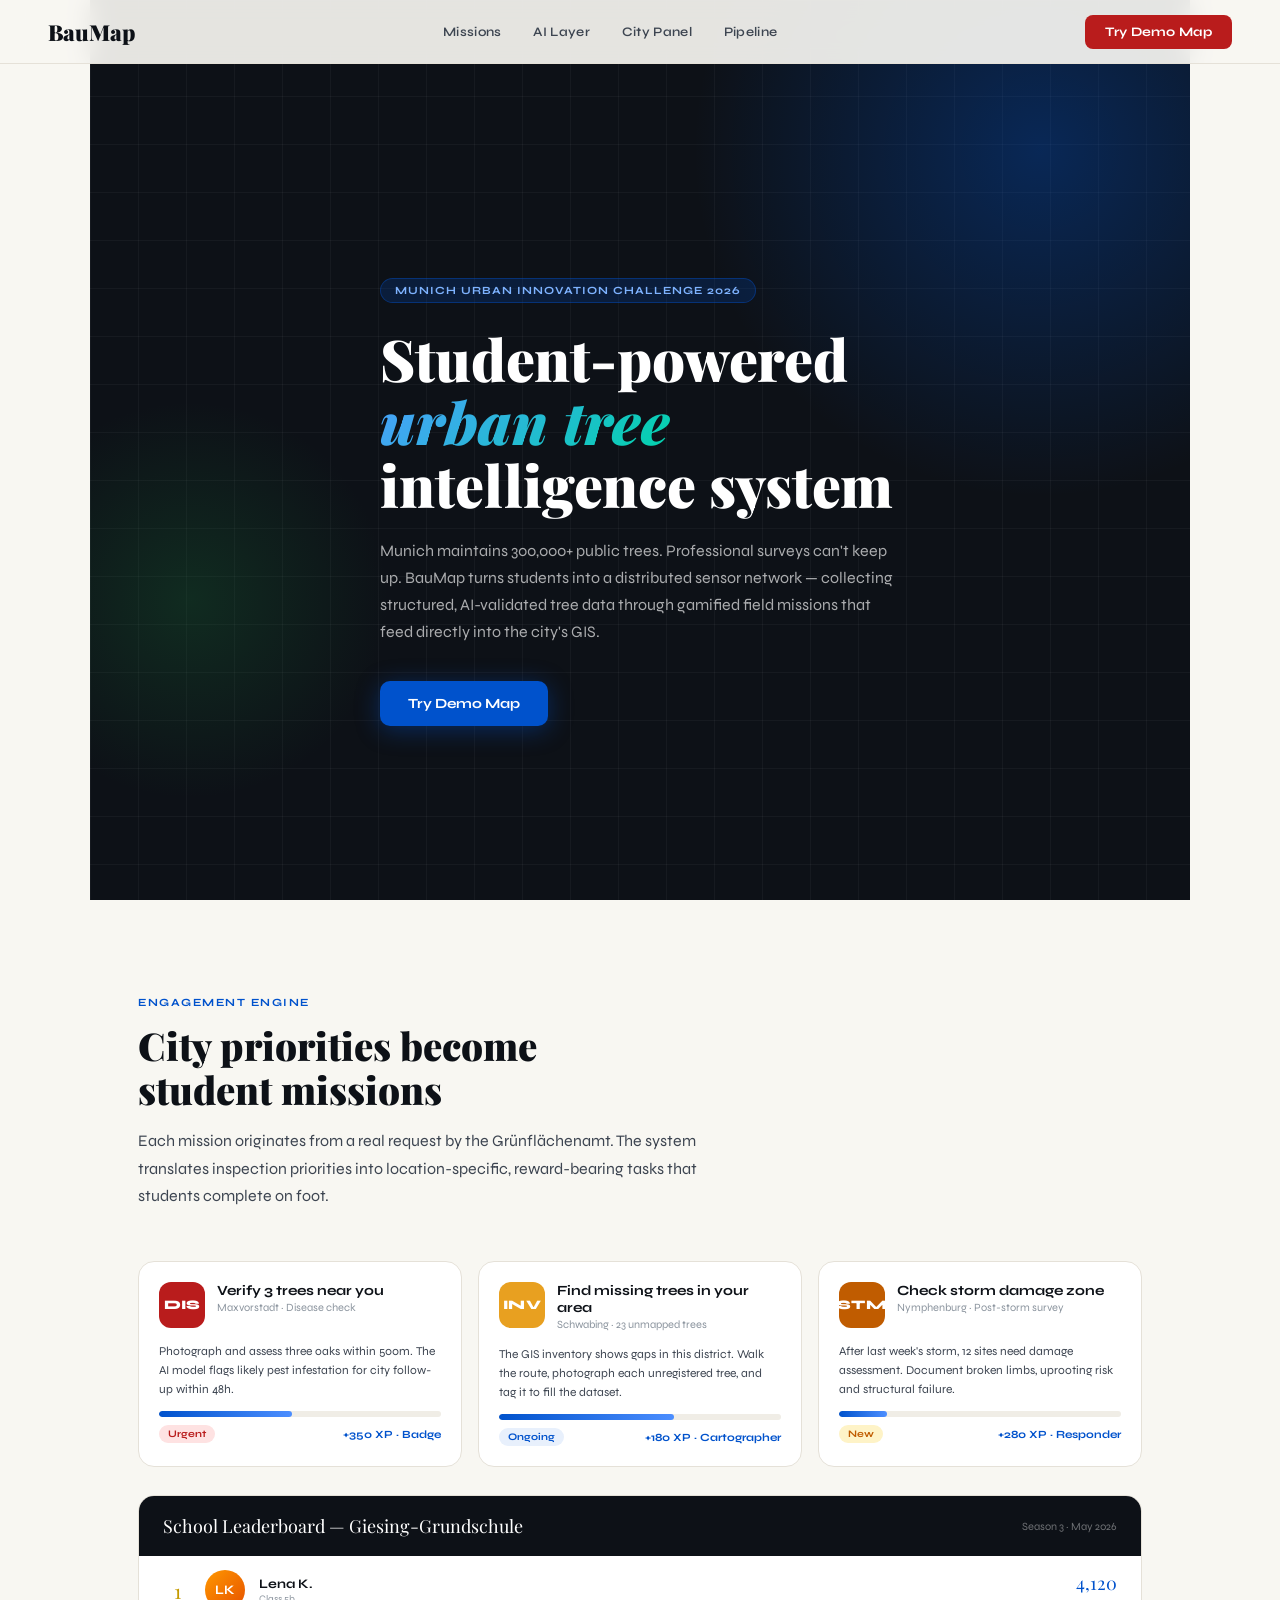
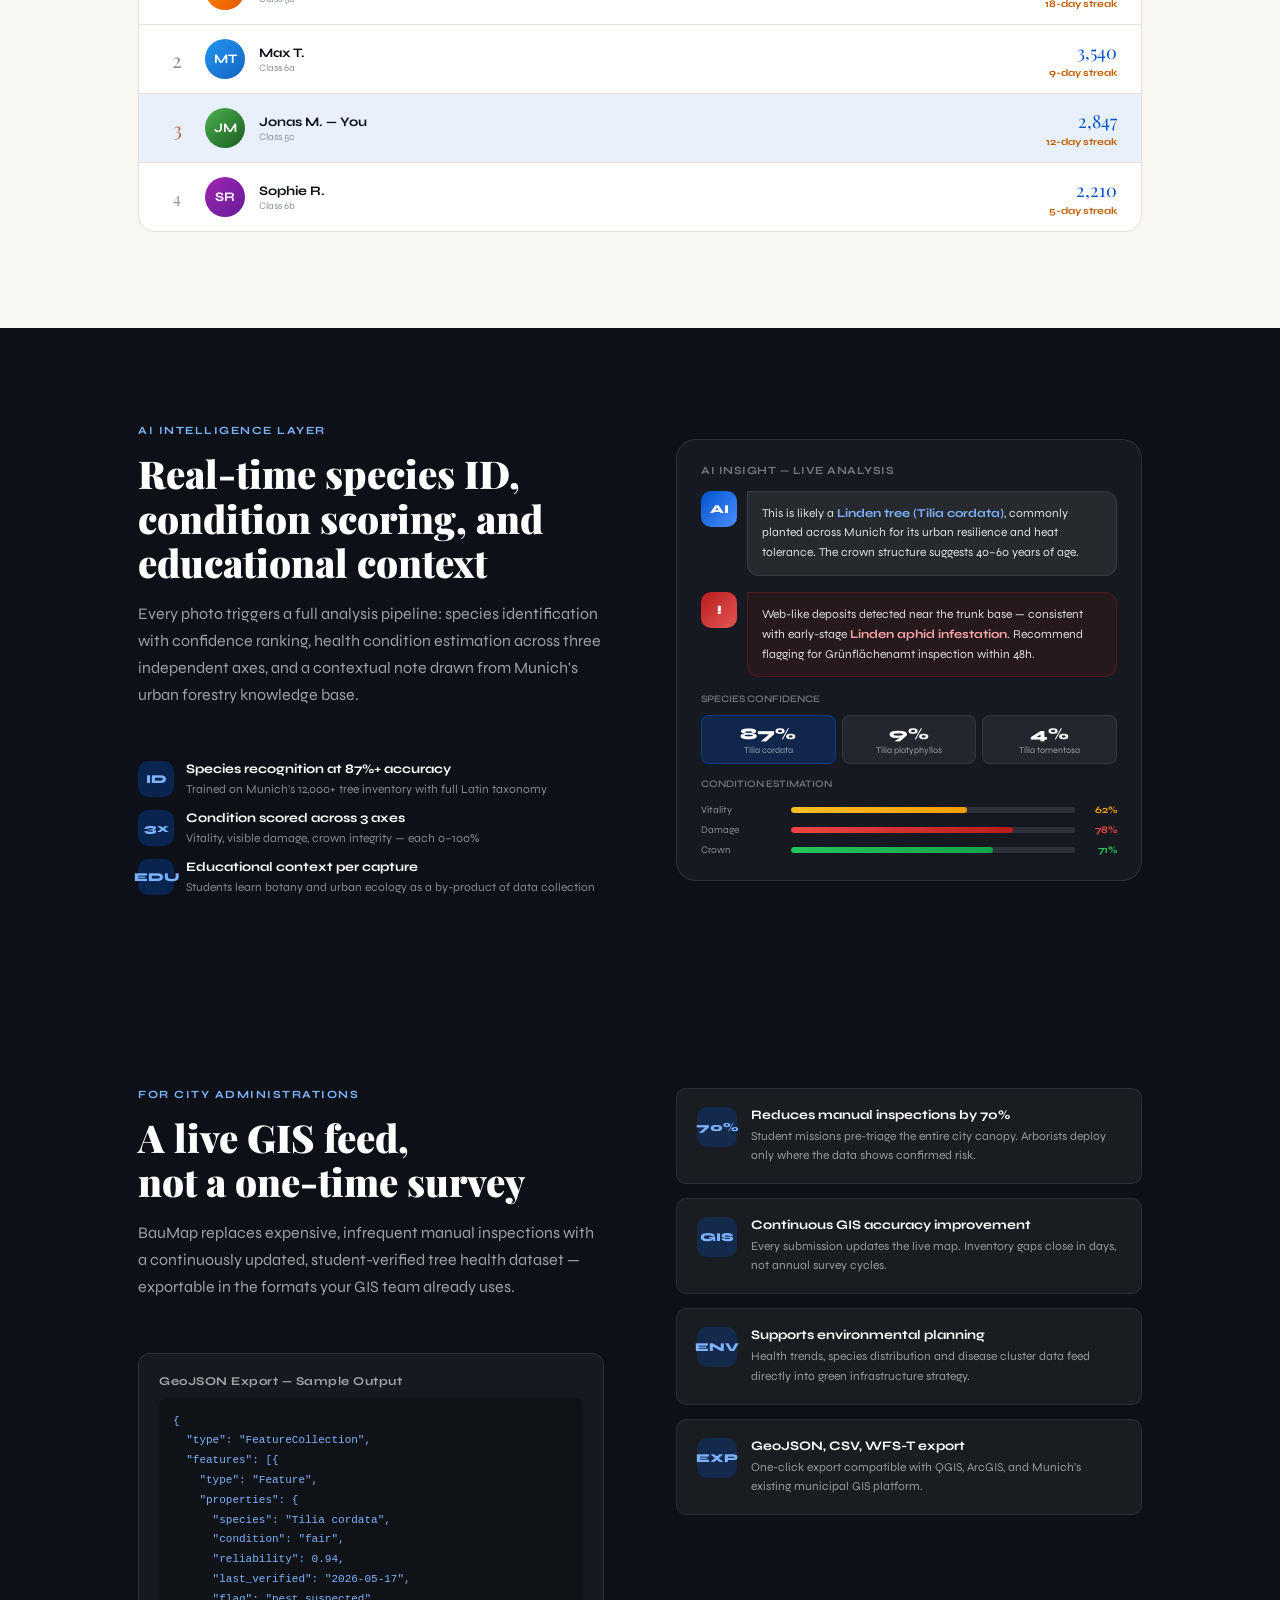
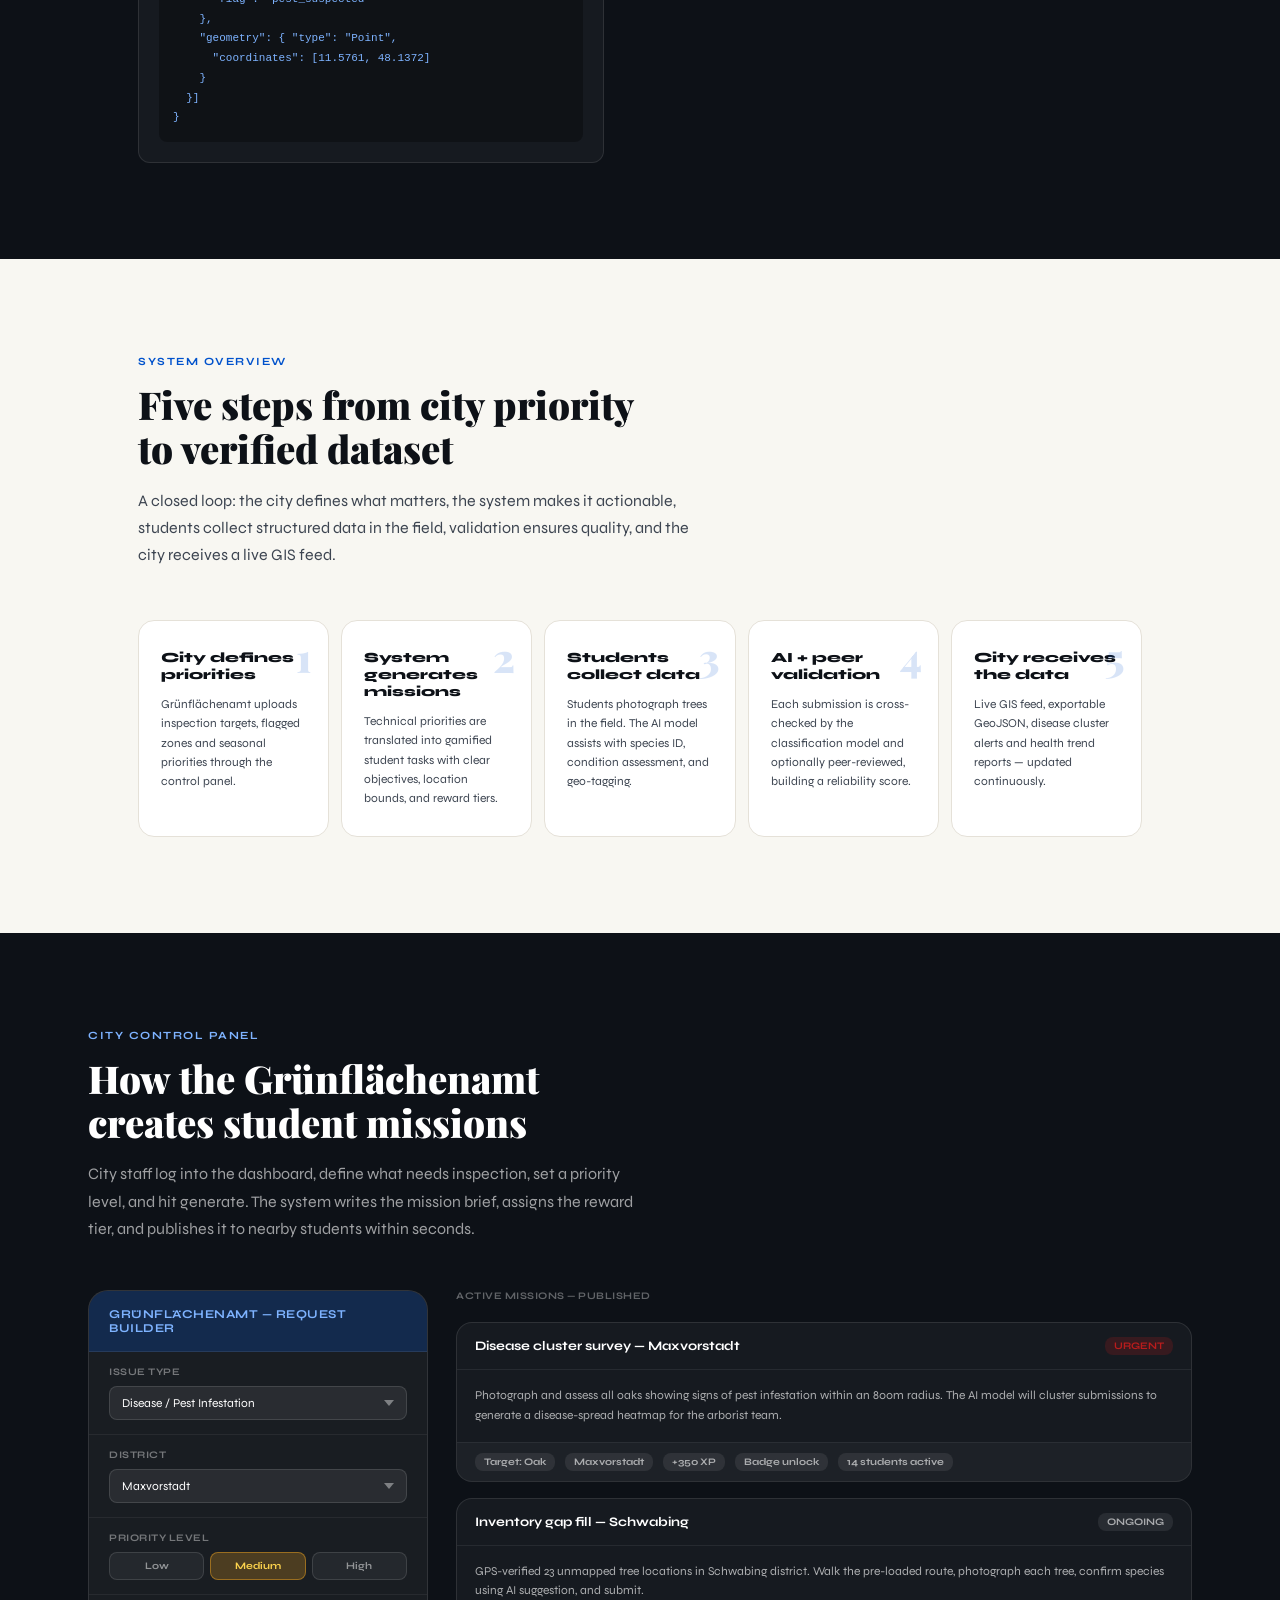
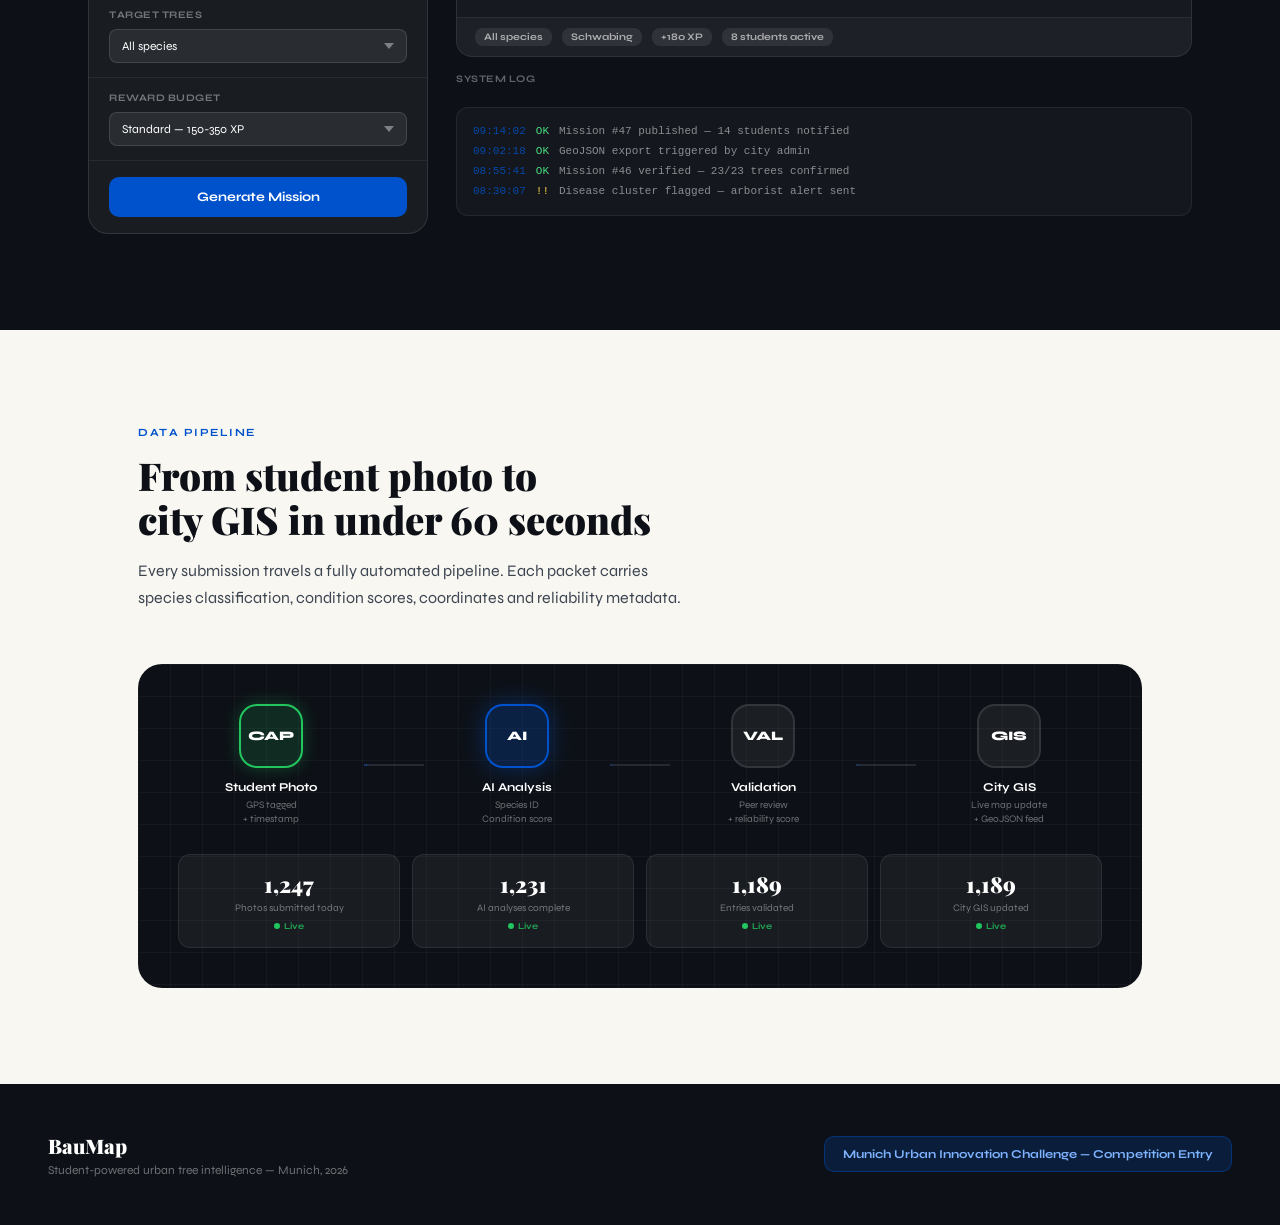
<file: presentation/present_page.html>
<!DOCTYPE html>
<html lang="en">
<head>
<meta charset="UTF-8"/>
<meta name="viewport" content="width=device-width,initial-scale=1.0"/>
<title>BauMap — Student-Powered Urban Tree Intelligence</title>
<link rel="preconnect" href="https://fonts.googleapis.com"/>
<link href="https://fonts.googleapis.com/css2?family=Playfair+Display:ital,wght@0,700;0,900;1,700&family=Syne:wght@400;500;600;700;800&display=swap" rel="stylesheet"/>
<style>
*,*::before,*::after{box-sizing:border-box;margin:0;padding:0}
html{scroll-behavior:smooth}

:root{
  --ink:#0D1117;
  --ink2:#3D4551;
  --ink3:#8B949E;
  --surface:#F8F7F2;
  --card:#FFFFFF;
  --blue:#0052CC;
  --blue-dk:#003D99;
  --blue-lt:#E8F0FC;
  --gold:#E8A020;
  --gold-lt:#FDF3DC;
  --green:#1A7A3C;
  --green-lt:#E6F4EC;
  --red:#B91C1C;
  --red-lt:#FEE2E2;
  --amber:#C05C00;
  --amber-lt:#FEF3C7;
  --border:#E5E1D8;
  --r:16px;
  --r-sm:10px;
  --font-display:'Playfair Display',serif;
  --font-ui:'Syne',sans-serif;
}

body{
  font-family:var(--font-ui);
  background:var(--surface);
  color:var(--ink);
  overflow-x:hidden;
}

/* ── NAV ── */
nav{
  position:fixed;top:0;left:0;right:0;z-index:100;
  display:flex;align-items:center;justify-content:space-between;
  padding:0 48px;height:64px;
  background:rgba(248,247,242,.92);
  backdrop-filter:blur(12px);
  border-bottom:1px solid var(--border);
}
.nav-logo{
  font-family:var(--font-display);font-size:22px;font-weight:900;
  color:var(--ink);display:flex;align-items:center;gap:8px;
}
.nav-logo span{color:var(--blue)}
.nav-links{display:flex;gap:32px;align-items:center}
.nav-links a{
  font-size:13px;font-weight:600;color:var(--ink2);
  text-decoration:none;letter-spacing:.3px;
  transition:color .15s;
}
.nav-links a:hover{color:var(--blue)}
.nav-cta{
  padding:9px 20px;background:var(--red);color:#fff;
  border:none;border-radius:8px;font-size:13px;font-weight:700;
  cursor:pointer;font-family:var(--font-ui);letter-spacing:.3px;
  transition:background .15s;text-decoration:none;display:inline-block;
}
.nav-cta:hover{background:#991B1B}

/* ── HERO ── */
#hero{
  min-height:100vh;
  padding:64px 0 0;
  display:flex;flex-direction:column;
  background:var(--ink);
  position:relative;overflow:hidden;
}
.hero-grid-bg{
  position:absolute;inset:0;
  background-image:
    linear-gradient(rgba(255,255,255,.04) 1px,transparent 1px),
    linear-gradient(90deg,rgba(255,255,255,.04) 1px,transparent 1px);
  background-size:48px 48px;
}
.hero-glow{
  position:absolute;
  width:700px;height:700px;
  border-radius:50%;
  background:radial-gradient(circle,rgba(0,82,204,.35) 0%,transparent 70%);
  top:-200px;right:-200px;
  pointer-events:none;
}
.hero-glow2{
  position:absolute;
  width:400px;height:400px;
  border-radius:50%;
  background:radial-gradient(circle,rgba(26,122,60,.25) 0%,transparent 70%);
  bottom:100px;left:-100px;
  pointer-events:none;
}
.hero-content{
  position:relative;z-index:2;
  max-width:1100px;margin:0 auto;
  padding:120px 48px 80px;
  display:flex;flex-direction:column;
  align-items:flex-start;
  justify-content:center;
  min-height:calc(100vh - 64px);
}
.hero-eyebrow{
  display:inline-flex;align-items:center;gap:8px;
  background:rgba(0,82,204,.2);border:1px solid rgba(0,82,204,.4);
  padding:5px 14px;border-radius:20px;
  font-size:11px;font-weight:700;color:#7EB3FF;
  letter-spacing:1px;text-transform:uppercase;
  margin-bottom:24px;
}
.hero-headline{
  font-family:var(--font-display);
  font-size:clamp(38px,4.5vw,58px);
  font-weight:900;line-height:1.1;
  color:#fff;margin-bottom:20px;
  max-width:680px;
}
.hero-headline em{
  font-style:italic;
  background:linear-gradient(135deg,#4C9EFF,#00D4AA);
  -webkit-background-clip:text;-webkit-text-fill-color:transparent;
}
.hero-sub{
  font-size:16px;color:rgba(255,255,255,.65);
  line-height:1.7;margin-bottom:36px;
  font-weight:400;max-width:520px;
}
.hero-btns{display:flex;gap:12px;flex-wrap:wrap}
.btn-primary{
  padding:14px 28px;background:var(--blue);color:#fff;
  border:none;border-radius:10px;font-size:14px;font-weight:700;
  cursor:pointer;font-family:var(--font-ui);
  transition:all .2s;text-decoration:none;display:inline-flex;align-items:center;gap:8px;
  box-shadow:0 4px 24px rgba(0,82,204,.4);
}
.btn-primary:hover{background:var(--blue-dk);transform:translateY(-2px);box-shadow:0 8px 32px rgba(0,82,204,.5)}

/* ── SECTION COMMON ── */
section{padding:96px 48px;max-width:1100px;margin:0 auto}
.section-eyebrow{
  font-size:11px;font-weight:700;letter-spacing:1.5px;text-transform:uppercase;
  color:var(--blue);margin-bottom:14px;
}
.section-headline{
  font-family:var(--font-display);
  font-size:clamp(28px,3vw,42px);font-weight:900;
  line-height:1.15;color:var(--ink);margin-bottom:16px;
}
.section-sub{
  font-size:16px;color:var(--ink2);line-height:1.7;
  max-width:560px;margin-bottom:52px;
}

/* ── MISSIONS ── */
.missions-grid{
  display:grid;grid-template-columns:repeat(3,1fr);gap:16px;
}
.mission-card{
  background:var(--card);border-radius:var(--r);
  border:1px solid var(--border);overflow:hidden;
  transition:transform .2s,box-shadow .2s;cursor:pointer;
}
.mission-card:hover{transform:translateY(-4px);box-shadow:0 12px 40px rgba(0,0,0,.1)}
.mc-header{padding:20px 20px 14px;display:flex;gap:12px;align-items:flex-start}
.mc-icon{
  width:46px;height:46px;border-radius:12px;
  display:flex;align-items:center;justify-content:center;font-size:13px;font-weight:800;flex-shrink:0;
  color:#fff;letter-spacing:.3px;
}
.mc-body{padding:0 20px 20px}
.mc-title{font-size:14px;font-weight:700;color:var(--ink)}
.mc-sub{font-size:11px;color:var(--ink3);margin-top:2px}
.mc-desc{font-size:12px;color:var(--ink2);line-height:1.6;margin-bottom:12px}
.mc-progress-track{height:6px;background:#F0EDE6;border-radius:3px;overflow:hidden;margin-bottom:8px}
.mc-progress-fill{height:100%;border-radius:3px;background:linear-gradient(90deg,var(--blue),#4C8EFF)}
.mc-meta{display:flex;justify-content:space-between;align-items:center}
.diff-pill{
  display:inline-flex;align-items:center;gap:3px;
  padding:3px 9px;border-radius:10px;font-size:10px;font-weight:700;
}
.reward-tag{font-size:11px;font-weight:700;color:var(--blue)}

/* ── LEADERBOARD ── */
.leaderboard-wrap{
  background:var(--card);border:1px solid var(--border);
  border-radius:var(--r);overflow:hidden;
}
.lb-head{
  padding:18px 24px;background:var(--ink);
  display:flex;justify-content:space-between;align-items:center;
}
.lb-head-title{font-family:var(--font-display);font-size:18px;color:#fff}
.lb-row{
  display:flex;align-items:center;gap:14px;
  padding:14px 24px;border-bottom:1px solid var(--border);
  transition:background .15s;cursor:pointer;
}
.lb-row:hover{background:var(--blue-lt)}
.lb-row:last-child{border-bottom:none}
.lb-row.me-row{background:var(--blue-lt)}
.lb-rank{width:28px;font-family:var(--font-display);font-size:20px;color:var(--ink3);text-align:center}
.lb-rank.gold{color:#C49A00}
.lb-rank.silver{color:#888}
.lb-rank.bronze{color:#B07040}
.lb-avatar{
  width:40px;height:40px;border-radius:50%;
  display:flex;align-items:center;justify-content:center;font-size:13px;font-weight:700;color:#fff;flex-shrink:0;
}
.lb-info{flex:1}
.lb-name{font-size:13px;font-weight:700;color:var(--ink)}
.lb-school{font-size:10px;color:var(--ink3);margin-top:1px}
.lb-right{display:flex;flex-direction:column;align-items:flex-end;gap:3px}
.lb-pts{font-family:var(--font-display);font-size:18px;color:var(--blue)}
.lb-streak{font-size:10px;color:var(--amber);font-weight:700}

/* ── AI PANEL ── */
#ai-panel{background:var(--ink);padding:96px 0;overflow:hidden}
.ai-inner{max-width:1100px;margin:0 auto;padding:0 48px;
  display:grid;grid-template-columns:1fr 1fr;gap:72px;align-items:center}
.ai-visual{
  background:rgba(255,255,255,.04);
  border:1px solid rgba(255,255,255,.1);
  border-radius:20px;padding:24px;position:relative;
}
.ai-chat-msg{display:flex;gap:10px;margin-bottom:16px}
.ai-avatar{
  width:36px;height:36px;border-radius:10px;flex-shrink:0;
  display:flex;align-items:center;justify-content:center;font-size:12px;font-weight:800;color:#fff;
}
.ai-avatar.model{background:linear-gradient(135deg,var(--blue),#4C8EFF)}
.ai-avatar.alert{background:linear-gradient(135deg,var(--red),#E55555)}
.ai-bubble{
  background:rgba(255,255,255,.07);border-radius:0 12px 12px 12px;
  padding:12px 14px;font-size:12px;color:rgba(255,255,255,.85);
  line-height:1.65;border:1px solid rgba(255,255,255,.08);
}
.ai-bubble strong{color:#7EB3FF}
.ai-bubble.alert-bubble{border-color:rgba(185,28,28,.3);background:rgba(185,28,28,.1)}
.ai-bubble.alert-bubble strong{color:#FCA5A5}
.ai-confidence{display:flex;gap:6px;margin-top:10px}
.ai-conf-opt{
  flex:1;background:rgba(255,255,255,.06);border-radius:8px;
  padding:8px;text-align:center;border:1px solid rgba(255,255,255,.08);
  transition:all .2s;cursor:pointer;
}
.ai-conf-opt:hover,.ai-conf-opt.on{
  background:rgba(0,82,204,.25);border-color:rgba(0,82,204,.5);
}
.ai-conf-opt .cpct{font-size:16px;font-weight:800;color:#fff}
.ai-conf-opt .cname{font-size:9px;color:rgba(255,255,255,.55);margin-top:2px}
.ai-cond-row{margin-top:14px;display:flex;flex-direction:column;gap:8px}
.ai-cond-item{display:flex;align-items:center;gap:10px}
.ai-cond-lbl{font-size:10px;color:rgba(255,255,255,.5);width:80px;flex-shrink:0}
.ai-cond-bar{flex:1;height:6px;background:rgba(255,255,255,.1);border-radius:3px;overflow:hidden}
.ai-cond-fill{height:100%;border-radius:3px}
.ai-cond-pct{font-size:10px;font-weight:700;width:32px;text-align:right;flex-shrink:0}
.ai-feature-list{display:flex;flex-direction:column;gap:12px}
.ai-feature{display:flex;gap:12px;align-items:flex-start}
.ai-feature-icon{
  width:36px;height:36px;border-radius:10px;background:rgba(0,82,204,.3);
  display:flex;align-items:center;justify-content:center;
  font-size:12px;font-weight:800;color:#7EB3FF;flex-shrink:0;
}
.ai-feature-title{font-size:13px;font-weight:700;color:#fff;margin-bottom:3px}
.ai-feature-desc{font-size:12px;color:rgba(255,255,255,.5);line-height:1.5}

/* ── CITY VALUE ── */
#city{background:var(--ink);padding:96px 0}
.city-inner{max-width:1100px;margin:0 auto;padding:0 48px;
  display:grid;grid-template-columns:1fr 1fr;gap:72px;align-items:start}
.city-cards{display:flex;flex-direction:column;gap:14px}
.city-card{
  background:rgba(255,255,255,.05);
  border:1px solid rgba(255,255,255,.08);
  border-radius:var(--r-sm);padding:18px 20px;
  display:flex;gap:14px;align-items:flex-start;
  transition:background .2s;cursor:default;
}
.city-card:hover{background:rgba(255,255,255,.08)}
.city-card-icon{
  width:40px;height:40px;border-radius:10px;
  background:rgba(0,82,204,.25);
  display:flex;align-items:center;justify-content:center;
  font-size:12px;font-weight:800;color:#7EB3FF;flex-shrink:0;
}
.city-card-title{font-size:13px;font-weight:700;color:#fff;margin-bottom:4px}
.city-card-desc{font-size:12px;color:rgba(255,255,255,.55);line-height:1.6}
.city-export{
  background:rgba(255,255,255,.04);
  border:1px solid rgba(255,255,255,.1);
  border-radius:12px;padding:20px;margin-top:14px;
}
.export-title{font-size:12px;font-weight:700;color:rgba(255,255,255,.6);margin-bottom:10px;letter-spacing:.5px}
.export-code{
  font-family:monospace;font-size:11px;color:#7EB3FF;
  background:rgba(0,0,0,.3);padding:14px;border-radius:8px;
  line-height:1.8;overflow-x:auto;
}

/* ── HOW IT WORKS ── */
.flow-track{
  display:flex;align-items:stretch;gap:0;
  position:relative;margin-top:8px;
}
.flow-step{
  flex:1;background:var(--card);border:1px solid var(--border);
  border-radius:var(--r);padding:28px 22px;
  display:flex;flex-direction:column;gap:12px;
  position:relative;
  transition:transform .2s,box-shadow .2s;
}
.flow-step:hover{transform:translateY(-4px);box-shadow:0 12px 40px rgba(0,0,0,.1)}
.flow-step+.flow-step{margin-left:12px}
.flow-num{
  font-family:var(--font-display);font-size:40px;font-weight:900;
  color:var(--blue);opacity:.15;line-height:1;
  position:absolute;top:16px;right:16px;
}
.flow-title{font-size:14px;font-weight:800;color:var(--ink)}
.flow-desc{font-size:12px;color:var(--ink2);line-height:1.6}

/* ── CITY CONTROL PANEL ── */
#city-panel{background:var(--ink);padding:96px 0;overflow:hidden}
.city-panel-inner{max-width:1200px;margin:0 auto;padding:0 48px}
.city-panel-grid{display:grid;grid-template-columns:340px 1fr;gap:28px;margin-top:48px;align-items:start}

.cp-sidebar{
  background:rgba(255,255,255,.05);
  border:1px solid rgba(255,255,255,.1);
  border-radius:20px;overflow:hidden;
}
.cp-sidebar-head{
  padding:16px 20px;
  background:rgba(0,82,204,.25);
  border-bottom:1px solid rgba(255,255,255,.08);
  font-size:12px;font-weight:700;color:#7EB3FF;
  letter-spacing:.5px;text-transform:uppercase;
  display:flex;align-items:center;gap:8px;
}
.cp-form-row{padding:14px 20px;border-bottom:1px solid rgba(255,255,255,.06)}
.cp-label{font-size:10px;font-weight:700;color:rgba(255,255,255,.4);letter-spacing:.5px;text-transform:uppercase;margin-bottom:8px}
.cp-select{
  width:100%;background:rgba(255,255,255,.07);
  border:1px solid rgba(255,255,255,.12);border-radius:8px;
  padding:9px 12px;color:#fff;font-size:12px;font-family:var(--font-ui);
  cursor:pointer;outline:none;appearance:none;
  background-image:url("data:image/svg+xml,%3Csvg xmlns='http://www.w3.org/2000/svg' width='10' height='6'%3E%3Cpath d='M0 0l5 6 5-6z' fill='rgba(255,255,255,.4)'/%3E%3C/svg%3E");
  background-repeat:no-repeat;background-position:right 12px center;
}
.cp-select option{background:#1A2030}
.cp-priority-row{display:flex;gap:6px;margin-top:6px}
.cp-prio-btn{
  flex:1;padding:7px 4px;border:1px solid rgba(255,255,255,.12);
  background:rgba(255,255,255,.05);border-radius:8px;
  font-size:10px;font-weight:700;color:rgba(255,255,255,.5);
  cursor:pointer;text-align:center;transition:all .15s;font-family:var(--font-ui);
}
.cp-prio-btn.sel-low{background:rgba(26,122,60,.25);border-color:rgba(26,122,60,.5);color:#4ADE80}
.cp-prio-btn.sel-med{background:rgba(232,160,32,.25);border-color:rgba(232,160,32,.5);color:#FCD34D}
.cp-prio-btn.sel-high{background:rgba(185,28,28,.25);border-color:rgba(185,28,28,.5);color:#FCA5A5}
.cp-generate-btn{
  width:calc(100% - 40px);margin:16px 20px;
  padding:12px;background:var(--blue);border:none;border-radius:10px;
  color:#fff;font-size:13px;font-weight:700;cursor:pointer;font-family:var(--font-ui);
  transition:all .2s;
}
.cp-generate-btn:hover{background:var(--blue-dk);transform:translateY(-1px)}
.cp-generate-btn.generating{background:#1A3A6A;cursor:wait}

.cp-main{display:flex;flex-direction:column;gap:16px}
.cp-mission-output{
  background:rgba(255,255,255,.04);
  border:1px solid rgba(255,255,255,.1);
  border-radius:16px;overflow:hidden;
  transition:all .3s;
}
.cp-mission-head{
  padding:14px 18px;
  border-bottom:1px solid rgba(255,255,255,.07);
  display:flex;align-items:center;justify-content:space-between;
}
.cp-mission-title{font-size:13px;font-weight:700;color:#fff;display:flex;gap:8px;align-items:center}
.cp-mission-body{padding:16px 18px;font-size:12px;color:rgba(255,255,255,.65);line-height:1.65}
.cp-mission-footer{
  padding:10px 18px;background:rgba(255,255,255,.03);
  border-top:1px solid rgba(255,255,255,.06);
  display:flex;gap:10px;flex-wrap:wrap;
}
.cp-tag{
  padding:3px 9px;border-radius:8px;font-size:10px;font-weight:700;
  background:rgba(255,255,255,.08);color:rgba(255,255,255,.6);
}
.cp-new-badge{
  background:rgba(0,82,204,.3);border:1px solid rgba(0,82,204,.5);
  color:#7EB3FF;padding:3px 9px;border-radius:8px;font-size:10px;font-weight:700;
  animation:badge-pop .4s cubic-bezier(.34,1.56,.64,1);
}
@keyframes badge-pop{from{transform:scale(0.5);opacity:0}to{transform:scale(1);opacity:1}}
.cp-request-log{
  background:rgba(255,255,255,.03);border:1px solid rgba(255,255,255,.07);
  border-radius:12px;padding:14px 16px;
  font-family:monospace;font-size:11px;color:rgba(255,255,255,.5);
  line-height:1.8;max-height:120px;overflow-y:auto;
}
.cp-request-log .log-line{display:flex;gap:10px}
.cp-request-log .log-time{color:rgba(0,82,204,.8);flex-shrink:0}
.cp-request-log .log-ok{color:#4ADE80}
.cp-request-log .log-warn{color:#FCD34D}

/* ── DATA PIPELINE ── */
#pipeline{background:var(--surface);padding:96px 0;overflow:hidden}
.pipeline-inner{max-width:1100px;margin:0 auto;padding:0 48px}
.pipeline-visual{
  margin-top:48px;
  background:var(--ink);border-radius:24px;
  padding:40px;overflow:hidden;position:relative;
}
.pipeline-visual::before{
  content:'';position:absolute;inset:0;
  background-image:
    linear-gradient(rgba(255,255,255,.03) 1px,transparent 1px),
    linear-gradient(90deg,rgba(255,255,255,.03) 1px,transparent 1px);
  background-size:32px 32px;
}
.pipeline-track{
  display:flex;align-items:center;gap:0;
  position:relative;z-index:1;
}
.pipeline-node{flex:1;text-align:center;position:relative}
.pipeline-node-icon{
  width:64px;height:64px;border-radius:18px;
  display:flex;align-items:center;justify-content:center;
  font-size:13px;font-weight:800;color:#fff;margin:0 auto 12px;
  border:2px solid rgba(255,255,255,.1);
  background:rgba(255,255,255,.06);
  position:relative;z-index:2;
  transition:all .4s;
}
.pipeline-node-icon.active{
  border-color:var(--blue);
  background:rgba(0,82,204,.25);
  box-shadow:0 0 24px rgba(0,82,204,.4);
}
.pipeline-node-icon.done{
  border-color:#22C55E;
  background:rgba(34,197,94,.15);
  box-shadow:0 0 16px rgba(34,197,94,.3);
}
.pipeline-node-label{font-size:12px;font-weight:700;color:#fff;margin-bottom:4px}
.pipeline-node-sub{font-size:10px;color:rgba(255,255,255,.4);line-height:1.4}
.pipeline-connector{
  flex:0 0 60px;display:flex;align-items:center;justify-content:center;
  position:relative;
}
.pipeline-wire{
  width:100%;height:2px;background:rgba(255,255,255,.1);
  position:relative;overflow:hidden;
}
.pipeline-packet{
  position:absolute;top:-3px;left:-12px;
  width:12px;height:8px;border-radius:4px;
  background:var(--blue);
  box-shadow:0 0 8px var(--blue);
  animation:packet-flow 2s linear infinite;
  opacity:0;
}
.pipeline-packet.flowing{opacity:1}
@keyframes packet-flow{
  0%{left:-12px;opacity:0}
  10%{opacity:1}
  90%{opacity:1}
  100%{left:calc(100% + 4px);opacity:0}
}
.packet-delay-1{animation-delay:.5s}
.packet-delay-2{animation-delay:1s}
.packet-delay-3{animation-delay:1.5s}

.pipeline-detail{
  display:grid;grid-template-columns:repeat(4,1fr);gap:12px;
  margin-top:28px;position:relative;z-index:1;
}
.pd-card{
  background:rgba(255,255,255,.05);border:1px solid rgba(255,255,255,.08);
  border-radius:12px;padding:14px;text-align:center;
  transition:all .3s;
}
.pd-card.lit{
  background:rgba(0,82,204,.15);border-color:rgba(0,82,204,.4);
  box-shadow:0 0 20px rgba(0,82,204,.2);
}
.pd-val{font-family:var(--font-display);font-size:22px;color:#fff;font-weight:900}
.pd-label{font-size:10px;color:rgba(255,255,255,.4);margin-top:3px}
.pd-live{
  display:inline-flex;align-items:center;gap:4px;margin-top:6px;
  font-size:9px;color:rgba(34,197,94,.8);font-weight:700;
}
.live-dot{
  width:6px;height:6px;border-radius:50%;background:#22C55E;
  animation:live-blink 1s ease-in-out infinite;
}
@keyframes live-blink{0%,100%{opacity:1}50%{opacity:.3}}

/* ── FOOTER ── */
footer{
  background:var(--ink);padding:48px;
  display:flex;align-items:center;justify-content:space-between;
}
.footer-logo{font-family:var(--font-display);font-size:20px;font-weight:900;color:#fff}
.footer-logo span{color:var(--blue)}
.footer-tagline{font-size:12px;color:rgba(255,255,255,.4);margin-top:4px}
.footer-badge{
  display:inline-flex;align-items:center;gap:8px;
  background:rgba(0,82,204,.2);border:1px solid rgba(0,82,204,.4);
  padding:10px 18px;border-radius:10px;
  font-size:12px;font-weight:700;color:#7EB3FF;
}

/* ── ANIMATIONS ── */
@keyframes fade-up{
  from{opacity:0;transform:translateY(32px)}
  to{opacity:1;transform:translateY(0)}
}
.fade-up{animation:fade-up .7s ease both}
.fade-up-1{animation-delay:.1s}
.fade-up-2{animation-delay:.2s}

/* ── RESPONSIVE ── */
@media(max-width:900px){
  nav{padding:0 20px}
  .nav-links{display:none}
  .hero-content{padding:80px 20px 60px}
  .missions-grid{grid-template-columns:1fr}
  .ai-inner{grid-template-columns:1fr}
  .city-inner{grid-template-columns:1fr}
  .city-panel-grid{grid-template-columns:1fr}
  .pipeline-track{flex-wrap:wrap;gap:12px}
  .pipeline-connector{flex:0 0 30px;transform:rotate(90deg)}
  .pipeline-detail{grid-template-columns:1fr 1fr}
  .flow-track{flex-direction:column}
  .flow-step+.flow-step{margin-left:0;margin-top:12px}
  section{padding:64px 20px}
}
</style>
</head>
<body>

<!-- NAV -->
<nav>
  <div class="nav-logo">BauMap</div>
  <div class="nav-links">
    <a href="#missions">Missions</a>
    <a href="#ai-panel">AI Layer</a>
    <a href="#city-panel">City Panel</a>
    <a href="#pipeline">Pipeline</a>
  </div>
  <a href="demo/index.html" class="nav-cta">Try Demo Map</a>
</nav>

<!-- HERO -->
<section id="hero">
  <div class="hero-grid-bg"></div>
  <div class="hero-glow"></div>
  <div class="hero-glow2"></div>
  <div class="hero-content fade-up fade-up-1">
    <div class="hero-eyebrow">Munich Urban Innovation Challenge 2026</div>
    <h1 class="hero-headline">
      Student-powered<br/><em>urban tree</em><br/>intelligence system
    </h1>
    <p class="hero-sub">
      Munich maintains 300,000+ public trees. Professional surveys can't keep up. BauMap turns students into a distributed sensor network — collecting structured, AI-validated tree data through gamified field missions that feed directly into the city's GIS.
    </p>
    <div class="hero-btns">
      <a href="demo/index.html" class="btn-primary">Try Demo Map</a>
    </div>
  </div>
</section>

<!-- MISSIONS -->
<div style="background:var(--surface)">
<section id="missions" style="padding:96px 48px;max-width:1100px;margin:0 auto">
  <div class="section-eyebrow">ENGAGEMENT ENGINE</div>
  <h2 class="section-headline">City priorities become<br/>student missions</h2>
  <p class="section-sub">Each mission originates from a real request by the Gr&uuml;nfl&auml;chenamt. The system translates inspection priorities into location-specific, reward-bearing tasks that students complete on foot.</p>

  <div class="missions-grid">
    <div class="mission-card">
      <div class="mc-header">
        <div class="mc-icon" style="background:var(--red)">DIS</div>
        <div>
          <div class="mc-title">Verify 3 trees near you</div>
          <div class="mc-sub">Maxvorstadt &middot; Disease check</div>
        </div>
      </div>
      <div class="mc-body">
        <div class="mc-desc">Photograph and assess three oaks within 500m. The AI model flags likely pest infestation for city follow-up within 48h.</div>
        <div class="mc-progress-track"><div class="mc-progress-fill" style="width:47%"></div></div>
        <div class="mc-meta">
          <div class="diff-pill" style="background:var(--red-lt);color:var(--red)">Urgent</div>
          <div class="reward-tag">+350 XP &middot; Badge</div>
        </div>
      </div>
    </div>

    <div class="mission-card">
      <div class="mc-header">
        <div class="mc-icon" style="background:var(--gold)">INV</div>
        <div>
          <div class="mc-title">Find missing trees in your area</div>
          <div class="mc-sub">Schwabing &middot; 23 unmapped trees</div>
        </div>
      </div>
      <div class="mc-body">
        <div class="mc-desc">The GIS inventory shows gaps in this district. Walk the route, photograph each unregistered tree, and tag it to fill the dataset.</div>
        <div class="mc-progress-track"><div class="mc-progress-fill" style="width:62%"></div></div>
        <div class="mc-meta">
          <div class="diff-pill" style="background:var(--blue-lt);color:var(--blue)">Ongoing</div>
          <div class="reward-tag">+180 XP &middot; Cartographer</div>
        </div>
      </div>
    </div>

    <div class="mission-card">
      <div class="mc-header">
        <div class="mc-icon" style="background:var(--amber)">STM</div>
        <div>
          <div class="mc-title">Check storm damage zone</div>
          <div class="mc-sub">Nymphenburg &middot; Post-storm survey</div>
        </div>
      </div>
      <div class="mc-body">
        <div class="mc-desc">After last week's storm, 12 sites need damage assessment. Document broken limbs, uprooting risk and structural failure.</div>
        <div class="mc-progress-track"><div class="mc-progress-fill" style="width:17%"></div></div>
        <div class="mc-meta">
          <div class="diff-pill" style="background:var(--amber-lt);color:var(--amber)">New</div>
          <div class="reward-tag">+280 XP &middot; Responder</div>
        </div>
      </div>
    </div>
  </div>

  <!-- Leaderboard -->
  <div class="leaderboard-wrap" style="margin-top:28px">
    <div class="lb-head">
      <div class="lb-head-title">School Leaderboard &mdash; Giesing-Grundschule</div>
      <div style="font-size:11px;color:rgba(255,255,255,.4)">Season 3 &middot; May 2026</div>
    </div>
    <div class="lb-row">
      <div class="lb-rank gold">1</div>
      <div class="lb-avatar" style="background:linear-gradient(135deg,#FF9800,#E65100)">LK</div>
      <div class="lb-info"><div class="lb-name">Lena K.</div><div class="lb-school">Class 5b</div></div>
      <div class="lb-right"><div class="lb-pts">4,120</div><div class="lb-streak">18-day streak</div></div>
    </div>
    <div class="lb-row">
      <div class="lb-rank silver">2</div>
      <div class="lb-avatar" style="background:linear-gradient(135deg,#2196F3,#1565C0)">MT</div>
      <div class="lb-info"><div class="lb-name">Max T.</div><div class="lb-school">Class 6a</div></div>
      <div class="lb-right"><div class="lb-pts">3,540</div><div class="lb-streak">9-day streak</div></div>
    </div>
    <div class="lb-row me-row">
      <div class="lb-rank bronze">3</div>
      <div class="lb-avatar" style="background:linear-gradient(135deg,#4CAF50,#1B5E20)">JM</div>
      <div class="lb-info"><div class="lb-name">Jonas M. &mdash; You</div><div class="lb-school">Class 5c</div></div>
      <div class="lb-right"><div class="lb-pts">2,847</div><div class="lb-streak">12-day streak</div></div>
    </div>
    <div class="lb-row">
      <div class="lb-rank" style="font-size:16px">4</div>
      <div class="lb-avatar" style="background:linear-gradient(135deg,#9C27B0,#6A1B9A)">SR</div>
      <div class="lb-info"><div class="lb-name">Sophie R.</div><div class="lb-school">Class 6b</div></div>
      <div class="lb-right"><div class="lb-pts">2,210</div><div class="lb-streak">5-day streak</div></div>
    </div>
  </div>
</section>
</div>

<!-- AI PANEL -->
<div id="ai-panel">
<div class="ai-inner">
  <div>
    <div class="section-eyebrow" style="color:#7EB3FF">AI INTELLIGENCE LAYER</div>
    <h2 class="section-headline" style="color:#fff">Real-time species ID,<br/>condition scoring, and<br/>educational context</h2>
    <p class="section-sub" style="color:rgba(255,255,255,.6)">
      Every photo triggers a full analysis pipeline: species identification with confidence ranking, health condition estimation across three independent axes, and a contextual note drawn from Munich's urban forestry knowledge base.
    </p>
    <div class="ai-feature-list">
      <div class="ai-feature">
        <div class="ai-feature-icon">ID</div>
        <div>
          <div class="ai-feature-title">Species recognition at 87%+ accuracy</div>
          <div class="ai-feature-desc">Trained on Munich's 12,000+ tree inventory with full Latin taxonomy</div>
        </div>
      </div>
      <div class="ai-feature">
        <div class="ai-feature-icon">3x</div>
        <div>
          <div class="ai-feature-title">Condition scored across 3 axes</div>
          <div class="ai-feature-desc">Vitality, visible damage, crown integrity &mdash; each 0&ndash;100%</div>
        </div>
      </div>
      <div class="ai-feature">
        <div class="ai-feature-icon">EDU</div>
        <div>
          <div class="ai-feature-title">Educational context per capture</div>
          <div class="ai-feature-desc">Students learn botany and urban ecology as a by-product of data collection</div>
        </div>
      </div>
    </div>
  </div>

  <div class="ai-visual">
    <div style="font-size:11px;font-weight:700;color:rgba(255,255,255,.4);letter-spacing:.5px;text-transform:uppercase;margin-bottom:14px">AI INSIGHT &mdash; LIVE ANALYSIS</div>
    <div class="ai-chat-msg">
      <div class="ai-avatar model">AI</div>
      <div class="ai-bubble">
        This is likely a <strong>Linden tree (Tilia cordata)</strong>, commonly planted across Munich for its urban resilience and heat tolerance. The crown structure suggests 40&ndash;60 years of age.
      </div>
    </div>
    <div class="ai-chat-msg">
      <div class="ai-avatar alert">!</div>
      <div class="ai-bubble alert-bubble">
        Web-like deposits detected near the trunk base &mdash; consistent with early-stage <strong>Linden aphid infestation</strong>. Recommend flagging for Gr&uuml;nfl&auml;chenamt inspection within 48h.
      </div>
    </div>
    <div style="font-size:10px;color:rgba(255,255,255,.4);margin:10px 0 6px;font-weight:600">SPECIES CONFIDENCE</div>
    <div class="ai-confidence">
      <div class="ai-conf-opt on" onclick="toggleConf(this)">
        <div class="cpct">87%</div><div class="cname">Tilia cordata</div>
      </div>
      <div class="ai-conf-opt" onclick="toggleConf(this)">
        <div class="cpct">9%</div><div class="cname">Tilia platyphyllos</div>
      </div>
      <div class="ai-conf-opt" onclick="toggleConf(this)">
        <div class="cpct">4%</div><div class="cname">Tilia tomentosa</div>
      </div>
    </div>
    <div style="font-size:10px;color:rgba(255,255,255,.4);margin:14px 0 8px;font-weight:600">CONDITION ESTIMATION</div>
    <div class="ai-cond-row">
      <div class="ai-cond-item">
        <div class="ai-cond-lbl">Vitality</div>
        <div class="ai-cond-bar"><div class="ai-cond-fill" style="width:62%;background:linear-gradient(90deg,#FBBF24,#F59E0B)"></div></div>
        <div class="ai-cond-pct" style="color:#F59E0B">62%</div>
      </div>
      <div class="ai-cond-item">
        <div class="ai-cond-lbl">Damage</div>
        <div class="ai-cond-bar"><div class="ai-cond-fill" style="width:78%;background:linear-gradient(90deg,#EF4444,#B91C1C)"></div></div>
        <div class="ai-cond-pct" style="color:#EF4444">78%</div>
      </div>
      <div class="ai-cond-item">
        <div class="ai-cond-lbl">Crown</div>
        <div class="ai-cond-bar"><div class="ai-cond-fill" style="width:71%;background:linear-gradient(90deg,#22C55E,#16A34A)"></div></div>
        <div class="ai-cond-pct" style="color:#22C55E">71%</div>
      </div>
    </div>
  </div>
</div>
</div>

<!-- CITY VALUE -->
<div id="city">
<div class="city-inner">
  <div>
    <div class="section-eyebrow" style="color:#7EB3FF">FOR CITY ADMINISTRATIONS</div>
    <h2 class="section-headline" style="color:#fff">A live GIS feed,<br/>not a one-time survey</h2>
    <p class="section-sub" style="color:rgba(255,255,255,.6)">
      BauMap replaces expensive, infrequent manual inspections with a continuously updated, student-verified tree health dataset &mdash; exportable in the formats your GIS team already uses.
    </p>
    <div class="city-export">
      <div class="export-title">GeoJSON Export &mdash; Sample Output</div>
      <div class="export-code">
{<br/>
&nbsp;&nbsp;"type": "FeatureCollection",<br/>
&nbsp;&nbsp;"features": [{<br/>
&nbsp;&nbsp;&nbsp;&nbsp;"type": "Feature",<br/>
&nbsp;&nbsp;&nbsp;&nbsp;"properties": {<br/>
&nbsp;&nbsp;&nbsp;&nbsp;&nbsp;&nbsp;"species": "Tilia cordata",<br/>
&nbsp;&nbsp;&nbsp;&nbsp;&nbsp;&nbsp;"condition": "fair",<br/>
&nbsp;&nbsp;&nbsp;&nbsp;&nbsp;&nbsp;"reliability": 0.94,<br/>
&nbsp;&nbsp;&nbsp;&nbsp;&nbsp;&nbsp;"last_verified": "2026-05-17",<br/>
&nbsp;&nbsp;&nbsp;&nbsp;&nbsp;&nbsp;"flag": "pest_suspected"<br/>
&nbsp;&nbsp;&nbsp;&nbsp;},<br/>
&nbsp;&nbsp;&nbsp;&nbsp;"geometry": { "type": "Point",<br/>
&nbsp;&nbsp;&nbsp;&nbsp;&nbsp;&nbsp;"coordinates": [11.5761, 48.1372]<br/>
&nbsp;&nbsp;&nbsp;&nbsp;}<br/>
&nbsp;&nbsp;}]<br/>
}
      </div>
    </div>
  </div>

  <div class="city-cards">
    <div class="city-card">
      <div class="city-card-icon">70%</div>
      <div>
        <div class="city-card-title">Reduces manual inspections by 70%</div>
        <div class="city-card-desc">Student missions pre-triage the entire city canopy. Arborists deploy only where the data shows confirmed risk.</div>
      </div>
    </div>
    <div class="city-card">
      <div class="city-card-icon">GIS</div>
      <div>
        <div class="city-card-title">Continuous GIS accuracy improvement</div>
        <div class="city-card-desc">Every submission updates the live map. Inventory gaps close in days, not annual survey cycles.</div>
      </div>
    </div>
    <div class="city-card">
      <div class="city-card-icon">ENV</div>
      <div>
        <div class="city-card-title">Supports environmental planning</div>
        <div class="city-card-desc">Health trends, species distribution and disease cluster data feed directly into green infrastructure strategy.</div>
      </div>
    </div>
    <div class="city-card">
      <div class="city-card-icon">EXP</div>
      <div>
        <div class="city-card-title">GeoJSON, CSV, WFS-T export</div>
        <div class="city-card-desc">One-click export compatible with QGIS, ArcGIS, and Munich's existing municipal GIS platform.</div>
      </div>
    </div>
  </div>
</div>
</div>

<!-- HOW IT WORKS -->
<div style="background:var(--surface)">
<section id="how" style="padding:96px 48px;max-width:1100px;margin:0 auto">
  <div class="section-eyebrow">SYSTEM OVERVIEW</div>
  <h2 class="section-headline">Five steps from city priority<br/>to verified dataset</h2>
  <p class="section-sub">A closed loop: the city defines what matters, the system makes it actionable, students collect structured data in the field, validation ensures quality, and the city receives a live GIS feed.</p>

  <div class="flow-track">
    <div class="flow-step">
      <div class="flow-num">1</div>
      <div class="flow-title">City defines priorities</div>
      <div class="flow-desc">Gr&uuml;nfl&auml;chenamt uploads inspection targets, flagged zones and seasonal priorities through the control panel.</div>
    </div>
    <div class="flow-step">
      <div class="flow-num">2</div>
      <div class="flow-title">System generates missions</div>
      <div class="flow-desc">Technical priorities are translated into gamified student tasks with clear objectives, location bounds, and reward tiers.</div>
    </div>
    <div class="flow-step">
      <div class="flow-num">3</div>
      <div class="flow-title">Students collect data</div>
      <div class="flow-desc">Students photograph trees in the field. The AI model assists with species ID, condition assessment, and geo-tagging.</div>
    </div>
    <div class="flow-step">
      <div class="flow-num">4</div>
      <div class="flow-title">AI + peer validation</div>
      <div class="flow-desc">Each submission is cross-checked by the classification model and optionally peer-reviewed, building a reliability score.</div>
    </div>
    <div class="flow-step">
      <div class="flow-num">5</div>
      <div class="flow-title">City receives the data</div>
      <div class="flow-desc">Live GIS feed, exportable GeoJSON, disease cluster alerts and health trend reports &mdash; updated continuously.</div>
    </div>
  </div>
</section>
</div>

<!-- CITY CONTROL PANEL -->
<div id="city-panel">
<div class="city-panel-inner">
  <div class="section-eyebrow" style="color:#7EB3FF">CITY CONTROL PANEL</div>
  <h2 class="section-headline" style="color:#fff">How the Gr&uuml;nfl&auml;chenamt<br/>creates student missions</h2>
  <p class="section-sub" style="color:rgba(255,255,255,.6);margin-bottom:0">
    City staff log into the dashboard, define what needs inspection, set a priority level, and hit generate. The system writes the mission brief, assigns the reward tier, and publishes it to nearby students within seconds.
  </p>

  <div class="city-panel-grid">
    <div class="cp-sidebar">
      <div class="cp-sidebar-head">Gr&uuml;nfl&auml;chenamt &mdash; Request Builder</div>
      <div class="cp-form-row">
        <div class="cp-label">Issue Type</div>
        <select class="cp-select" id="cp-issue">
          <option value="disease">Disease / Pest Infestation</option>
          <option value="storm">Storm Damage Assessment</option>
          <option value="inventory">Missing Inventory Data</option>
          <option value="heatwave">Heatwave Stress Check</option>
          <option value="pruning">Pruning Priority Survey</option>
        </select>
      </div>
      <div class="cp-form-row">
        <div class="cp-label">District</div>
        <select class="cp-select" id="cp-district">
          <option>Maxvorstadt</option>
          <option>Schwabing</option>
          <option>Nymphenburg</option>
          <option>Giesing</option>
          <option>Haidhausen</option>
          <option>Bogenhausen</option>
        </select>
      </div>
      <div class="cp-form-row">
        <div class="cp-label">Priority Level</div>
        <div class="cp-priority-row">
          <button class="cp-prio-btn" onclick="setPrio(this,'low')">Low</button>
          <button class="cp-prio-btn sel-med" onclick="setPrio(this,'med')">Medium</button>
          <button class="cp-prio-btn" onclick="setPrio(this,'high')">High</button>
        </div>
      </div>
      <div class="cp-form-row">
        <div class="cp-label">Target Trees</div>
        <select class="cp-select">
          <option>All species</option>
          <option>Oaks (Quercus)</option>
          <option>Lindens (Tilia)</option>
          <option>Maples (Acer)</option>
          <option>Beeches (Fagus)</option>
        </select>
      </div>
      <div class="cp-form-row">
        <div class="cp-label">Reward Budget</div>
        <select class="cp-select">
          <option>Standard &mdash; 150-350 XP</option>
          <option>Priority &mdash; 400-600 XP + Badge</option>
          <option>Emergency &mdash; 700+ XP + Trophy</option>
        </select>
      </div>
      <button class="cp-generate-btn" id="cp-gen-btn" onclick="generateMission()">
        Generate Mission
      </button>
    </div>

    <div class="cp-main" id="cp-output">
      <div style="font-size:10px;font-weight:700;color:rgba(255,255,255,.35);letter-spacing:.5px;text-transform:uppercase;margin-bottom:4px">ACTIVE MISSIONS &mdash; PUBLISHED</div>

      <div class="cp-mission-output">
        <div class="cp-mission-head">
          <div class="cp-mission-title">Disease cluster survey &mdash; Maxvorstadt</div>
          <span class="cp-tag" style="color:var(--red);background:rgba(185,28,28,.2)">URGENT</span>
        </div>
        <div class="cp-mission-body">
          Photograph and assess all oaks showing signs of pest infestation within an 800m radius. The AI model will cluster submissions to generate a disease-spread heatmap for the arborist team.
        </div>
        <div class="cp-mission-footer">
          <div class="cp-tag">Target: Oak</div>
          <div class="cp-tag">Maxvorstadt</div>
          <div class="cp-tag">+350 XP</div>
          <div class="cp-tag">Badge unlock</div>
          <div class="cp-tag">14 students active</div>
        </div>
      </div>

      <div class="cp-mission-output">
        <div class="cp-mission-head">
          <div class="cp-mission-title">Inventory gap fill &mdash; Schwabing</div>
          <span class="cp-tag">ONGOING</span>
        </div>
        <div class="cp-mission-body">
          GPS-verified 23 unmapped tree locations in Schwabing district. Walk the pre-loaded route, photograph each tree, confirm species using AI suggestion, and submit.
        </div>
        <div class="cp-mission-footer">
          <div class="cp-tag">All species</div>
          <div class="cp-tag">Schwabing</div>
          <div class="cp-tag">+180 XP</div>
          <div class="cp-tag">8 students active</div>
        </div>
      </div>

      <div style="font-size:10px;font-weight:700;color:rgba(255,255,255,.35);letter-spacing:.5px;text-transform:uppercase;margin-bottom:6px">SYSTEM LOG</div>
      <div class="cp-request-log" id="cp-log">
        <div class="log-line"><span class="log-time">09:14:02</span><span class="log-ok">OK</span><span>Mission #47 published &mdash; 14 students notified</span></div>
        <div class="log-line"><span class="log-time">09:02:18</span><span class="log-ok">OK</span><span>GeoJSON export triggered by city admin</span></div>
        <div class="log-line"><span class="log-time">08:55:41</span><span class="log-ok">OK</span><span>Mission #46 verified &mdash; 23/23 trees confirmed</span></div>
        <div class="log-line"><span class="log-time">08:30:07</span><span class="log-warn">!!</span><span>Disease cluster flagged &mdash; arborist alert sent</span></div>
      </div>
    </div>
  </div>
</div>
</div>

<!-- DATA PIPELINE -->
<div id="pipeline" style="background:var(--surface)">
<div class="pipeline-inner">
  <div class="section-eyebrow">DATA PIPELINE</div>
  <h2 class="section-headline">From student photo to<br/>city GIS in under 60 seconds</h2>
  <p class="section-sub">Every submission travels a fully automated pipeline. Each packet carries species classification, condition scores, coordinates and reliability metadata.</p>

  <div class="pipeline-visual">
    <div class="pipeline-track">
      <div class="pipeline-node">
        <div class="pipeline-node-icon done" id="pn-1">CAP</div>
        <div class="pipeline-node-label">Student Photo</div>
        <div class="pipeline-node-sub">GPS tagged<br/>+ timestamp</div>
      </div>
      <div class="pipeline-connector">
        <div class="pipeline-wire">
          <div class="pipeline-packet flowing"></div>
          <div class="pipeline-packet flowing packet-delay-1"></div>
        </div>
      </div>
      <div class="pipeline-node">
        <div class="pipeline-node-icon active" id="pn-2">AI</div>
        <div class="pipeline-node-label">AI Analysis</div>
        <div class="pipeline-node-sub">Species ID<br/>Condition score</div>
      </div>
      <div class="pipeline-connector">
        <div class="pipeline-wire">
          <div class="pipeline-packet flowing packet-delay-2"></div>
        </div>
      </div>
      <div class="pipeline-node">
        <div class="pipeline-node-icon" id="pn-3">VAL</div>
        <div class="pipeline-node-label">Validation</div>
        <div class="pipeline-node-sub">Peer review<br/>+ reliability score</div>
      </div>
      <div class="pipeline-connector">
        <div class="pipeline-wire">
          <div class="pipeline-packet flowing packet-delay-3"></div>
        </div>
      </div>
      <div class="pipeline-node">
        <div class="pipeline-node-icon" id="pn-4">GIS</div>
        <div class="pipeline-node-label">City GIS</div>
        <div class="pipeline-node-sub">Live map update<br/>+ GeoJSON feed</div>
      </div>
    </div>

    <div class="pipeline-detail">
      <div class="pd-card" id="pd-1">
        <div class="pd-val" id="pd-photos">1,247</div>
        <div class="pd-label">Photos submitted today</div>
        <div class="pd-live"><div class="live-dot"></div> Live</div>
      </div>
      <div class="pd-card" id="pd-2">
        <div class="pd-val" id="pd-ai">1,231</div>
        <div class="pd-label">AI analyses complete</div>
        <div class="pd-live"><div class="live-dot"></div> Live</div>
      </div>
      <div class="pd-card" id="pd-3">
        <div class="pd-val" id="pd-valid">1,189</div>
        <div class="pd-label">Entries validated</div>
        <div class="pd-live"><div class="live-dot"></div> Live</div>
      </div>
      <div class="pd-card" id="pd-4">
        <div class="pd-val" id="pd-gis">1,189</div>
        <div class="pd-label">City GIS updated</div>
        <div class="pd-live"><div class="live-dot"></div> Live</div>
      </div>
    </div>
  </div>
</div>
</div>

<!-- FOOTER -->
<footer>
  <div>
    <div class="footer-logo">BauMap</div>
    <div class="footer-tagline">Student-powered urban tree intelligence &mdash; Munich, 2026</div>
  </div>
  <div class="footer-badge">
    Munich Urban Innovation Challenge &mdash; Competition Entry
  </div>
</footer>

<script>
/* ── AI Confidence toggle ── */
function toggleConf(el) {
  document.querySelectorAll('.ai-conf-opt').forEach(function(o){ o.classList.remove('on'); });
  el.classList.add('on');
}

/* ── City Panel: priority selector ── */
var currentPrio = 'med';
function setPrio(btn, level) {
  document.querySelectorAll('.cp-prio-btn').forEach(function(b){
    b.classList.remove('sel-low','sel-med','sel-high');
  });
  btn.classList.add('sel-' + level);
  currentPrio = level;
}

/* ── City Panel: mission generator ── */
var missionTemplates = {
  disease: {
    title:'Disease Patrol',
    bodies:{
      low:'Survey trees in the selected district for early-stage pest indicators. Photograph bark, leaf clusters, and visible nesting. The AI model will assess and flag suspicious finds.',
      med:'Urgent assessment needed: photograph and score all trees showing disease symptoms. Focus on discoloration, bark lesions, and unusual growth. The model will cluster submissions into a spread map.',
      high:'CRITICAL: Systematic pest outbreak suspected. Every tree in the zone must be photographed and evaluated within 48h. City arborists are on standby pending verification data.'
    },
    tags:['Disease check','48h window','Detector badge'],
    xp:{low:150,med:350,high:700}
  },
  storm: {
    title:'Storm Damage Survey',
    bodies:{
      low:'Post-storm walkthrough: photograph fallen branches and assess structural risk for trees on the pre-loaded route. Flag any leaning trunks.',
      med:'Systematic storm damage documentation required. Photograph each tree in the impact zone, note broken limbs, uprooting risk, and road proximity. City safety team awaiting data.',
      high:'EMERGENCY SURVEY: Major storm impact detected. All trees in the affected zone need immediate damage assessment. Priority: identify public safety risks on main thoroughfares.'
    },
    tags:['Storm damage','Safety priority','Responder badge'],
    xp:{low:180,med:280,high:650}
  },
  inventory: {
    title:'Inventory Gap Fill',
    bodies:{
      low:'Walk the pre-loaded GPS route and photograph any unmapped trees you find. Confirm species using the AI suggestion and submit. Every new entry improves GIS accuracy.',
      med:'23 inventory gaps identified in this district. Walk the route, photograph each unmapped tree, confirm species, and add condition notes. Progress tracked on the leaderboard.',
      high:'Urgent: GIS inventory critically incomplete ahead of environmental planning deadline. All unmapped trees in the district must be documented this week.'
    },
    tags:['GPS route loaded','Cartographer badge'],
    xp:{low:100,med:180,high:400}
  },
  heatwave: {
    title:'Heatwave Stress Check',
    bodies:{
      low:'Check recently planted trees for heat stress signs: wilting, leaf scorch, and crown thinning. Photograph and submit \u2014 the model will estimate dehydration risk.',
      med:'Extended heat event forecast. All young and recently transplanted trees in the district need welfare checks. Look for wilting, cracked soil around the base, and crown die-back.',
      high:'ALERT: Record temperatures predicted. Emergency assessment of high-risk trees required. City will dispatch water trucks to locations flagged as critical.'
    },
    tags:['Heat stress','Water priority','Climate badge'],
    xp:{low:120,med:220,high:500}
  },
  pruning: {
    title:'Pruning Priority Survey',
    bodies:{
      low:'Identify trees in your area with overgrown crowns or dead limbs. Photograph and note which branches cross power lines or block sightlines.',
      med:'Pre-season pruning survey: walk the district and flag trees requiring professional attention. Score crown density, dead wood percentage, and any infrastructure conflicts.',
      high:'Immediate pruning survey required before storm season. All trees within 5m of buildings or power lines need assessment. Data feeds directly to the arborist scheduling system.'
    },
    tags:['Pruning survey','Arborist review'],
    xp:{low:100,med:160,high:350}
  }
};

function generateMission() {
  var btn = document.getElementById('cp-gen-btn');
  var issue = document.getElementById('cp-issue').value;
  var district = document.getElementById('cp-district').value;
  var tmpl = missionTemplates[issue];
  var body = tmpl.bodies[currentPrio];
  var xp = tmpl.xp[currentPrio];
  var prioLabel = {low:'LOW',med:'MEDIUM',high:'URGENT'}[currentPrio];
  var prioColor = {low:'rgba(26,122,60,.25)',med:'rgba(232,160,32,.25)',high:'rgba(185,28,28,.25)'}[currentPrio];
  var prioText = {low:'#4ADE80',med:'#FCD34D',high:'#FCA5A5'}[currentPrio];

  btn.textContent = 'Generating...';
  btn.classList.add('generating');

  setTimeout(function(){
    btn.textContent = 'Generate Mission';
    btn.classList.remove('generating');

    var card = document.createElement('div');
    card.className = 'cp-mission-output';
    card.style.cssText = 'animation:fade-up .5s ease both;border-color:rgba(0,82,204,.3)';
    card.innerHTML =
      '<div class="cp-mission-head">' +
        '<div class="cp-mission-title">' + tmpl.title + ' \u2014 ' + district + '</div>' +
        '<span class="cp-new-badge">GENERATED</span>' +
        '<span class="cp-tag" style="color:'+prioText+';background:'+prioColor+'">'+prioLabel+'</span>' +
      '</div>' +
      '<div class="cp-mission-body">'+body+'</div>' +
      '<div class="cp-mission-footer">' +
        tmpl.tags.map(function(t){ return '<div class="cp-tag">'+t+'</div>'; }).join('') +
        '<div class="cp-tag">+'+xp+' XP</div>' +
        '<div class="cp-tag">'+district+'</div>' +
      '</div>';

    var output = document.getElementById('cp-output');
    output.insertBefore(card, output.children[1]);

    var log = document.getElementById('cp-log');
    var now = new Date();
    var t = String(now.getHours()).padStart(2,'0')+':'+String(now.getMinutes()).padStart(2,'0')+':'+String(now.getSeconds()).padStart(2,'0');
    var line = document.createElement('div');
    line.className = 'log-line';
    line.innerHTML = '<span class="log-time">'+t+'</span><span class="log-ok">OK</span><span>Mission published \u2014 '+district+' '+tmpl.title+' \u00b7 '+xp+' XP \u00b7 students notified</span>';
    log.insertBefore(line, log.firstChild);
  }, 1400);
}

/* ── Pipeline animation ── */
var pipelineInterval;
function animateCounter(el, target, duration) {
  duration = duration || 1200;
  var start = parseInt(el.textContent.replace(/,/g,'')) || 0;
  var startTime = performance.now();
  function step(now) {
    var progress = Math.min((now - startTime) / duration, 1);
    var val = Math.floor(start + (target - start) * progress);
    el.textContent = val.toLocaleString();
    if (progress < 1) requestAnimationFrame(step);
  }
  requestAnimationFrame(step);
}

function startPipelineCycle() {
  var nodes = ['pn-1','pn-2','pn-3','pn-4'];
  var cards = ['pd-1','pd-2','pd-3','pd-4'];
  var idx = 0;
  pipelineInterval = setInterval(function(){
    nodes.forEach(function(id,i){
      var el = document.getElementById(id);
      el.classList.remove('active','done');
      if (i < idx) el.classList.add('done');
      else if (i === idx) el.classList.add('active');
    });
    cards.forEach(function(id,i){
      document.getElementById(id).classList.toggle('lit', i === idx);
    });
    idx = (idx + 1) % (nodes.length + 1);
    if (idx === 0) {
      ['pd-photos','pd-ai','pd-valid','pd-gis'].forEach(function(id){
        var el = document.getElementById(id);
        var cur = parseInt(el.textContent.replace(/,/g,''));
        animateCounter(el, cur + Math.floor(Math.random()*3+1), 600);
      });
    }
  }, 1200);
}

new IntersectionObserver(function(entries){
  entries.forEach(function(e){
    if (e.isIntersecting && !pipelineInterval) startPipelineCycle();
    else if (!e.isIntersecting && pipelineInterval) {
      clearInterval(pipelineInterval); pipelineInterval = null;
    }
  });
}, {threshold:0.3}).observe(document.getElementById('pipeline'));

/* ── Scroll reveal ── */
var revealObs = new IntersectionObserver(function(entries){
  entries.forEach(function(e){
    if (e.isIntersecting) {
      e.target.style.opacity='1';
      e.target.style.transform='translateY(0)';
    }
  });
}, {threshold:0.1});

document.querySelectorAll('.mission-card,.city-card,.flow-step,.cp-mission-output,.pipeline-node,.pd-card').forEach(function(el){
  el.style.opacity='0';
  el.style.transform='translateY(24px)';
  el.style.transition='opacity .5s ease, transform .5s ease';
  revealObs.observe(el);
});

/* ── Smooth nav ── */
document.querySelectorAll('a[href^="#"]').forEach(function(link){
  link.addEventListener('click', function(e){
    e.preventDefault();
    var target = document.querySelector(link.getAttribute('href'));
    if (target) target.scrollIntoView({behavior:'smooth'});
  });
});
</script>
</body>
</html>
</file>
